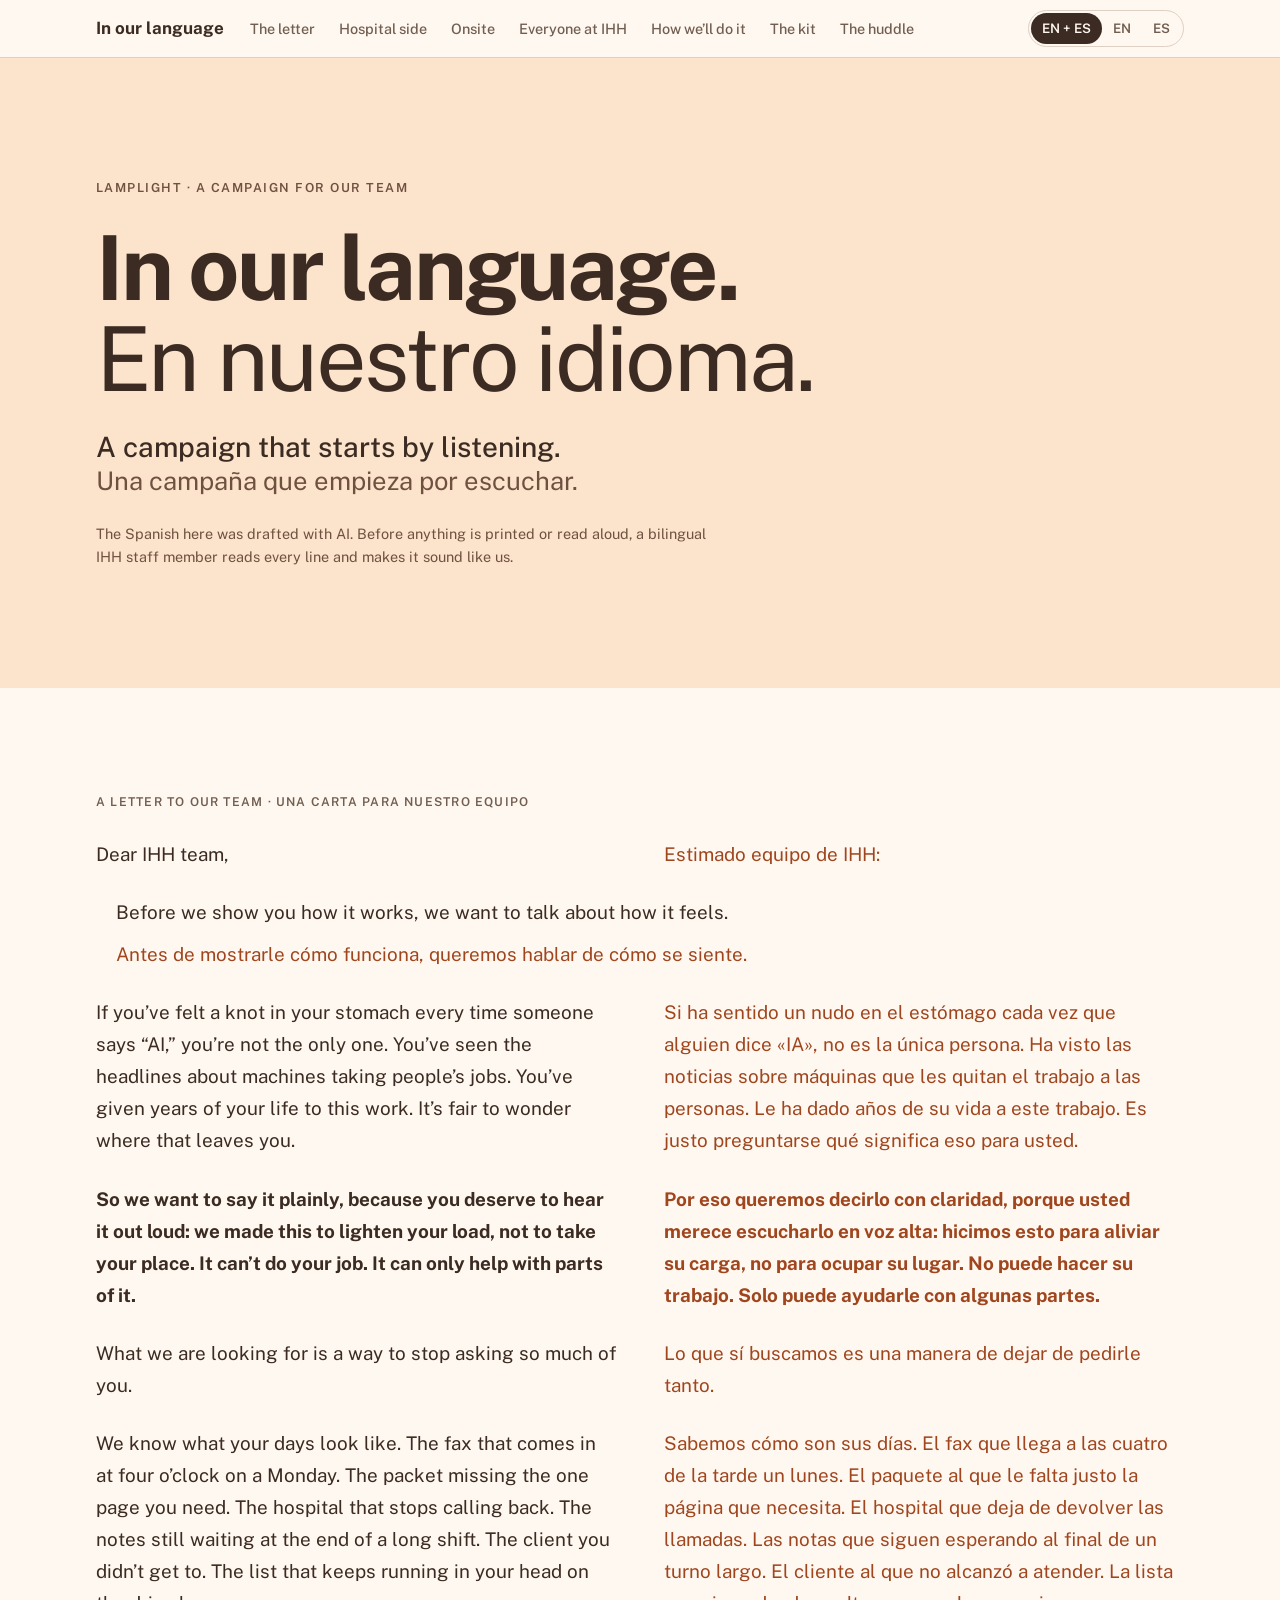
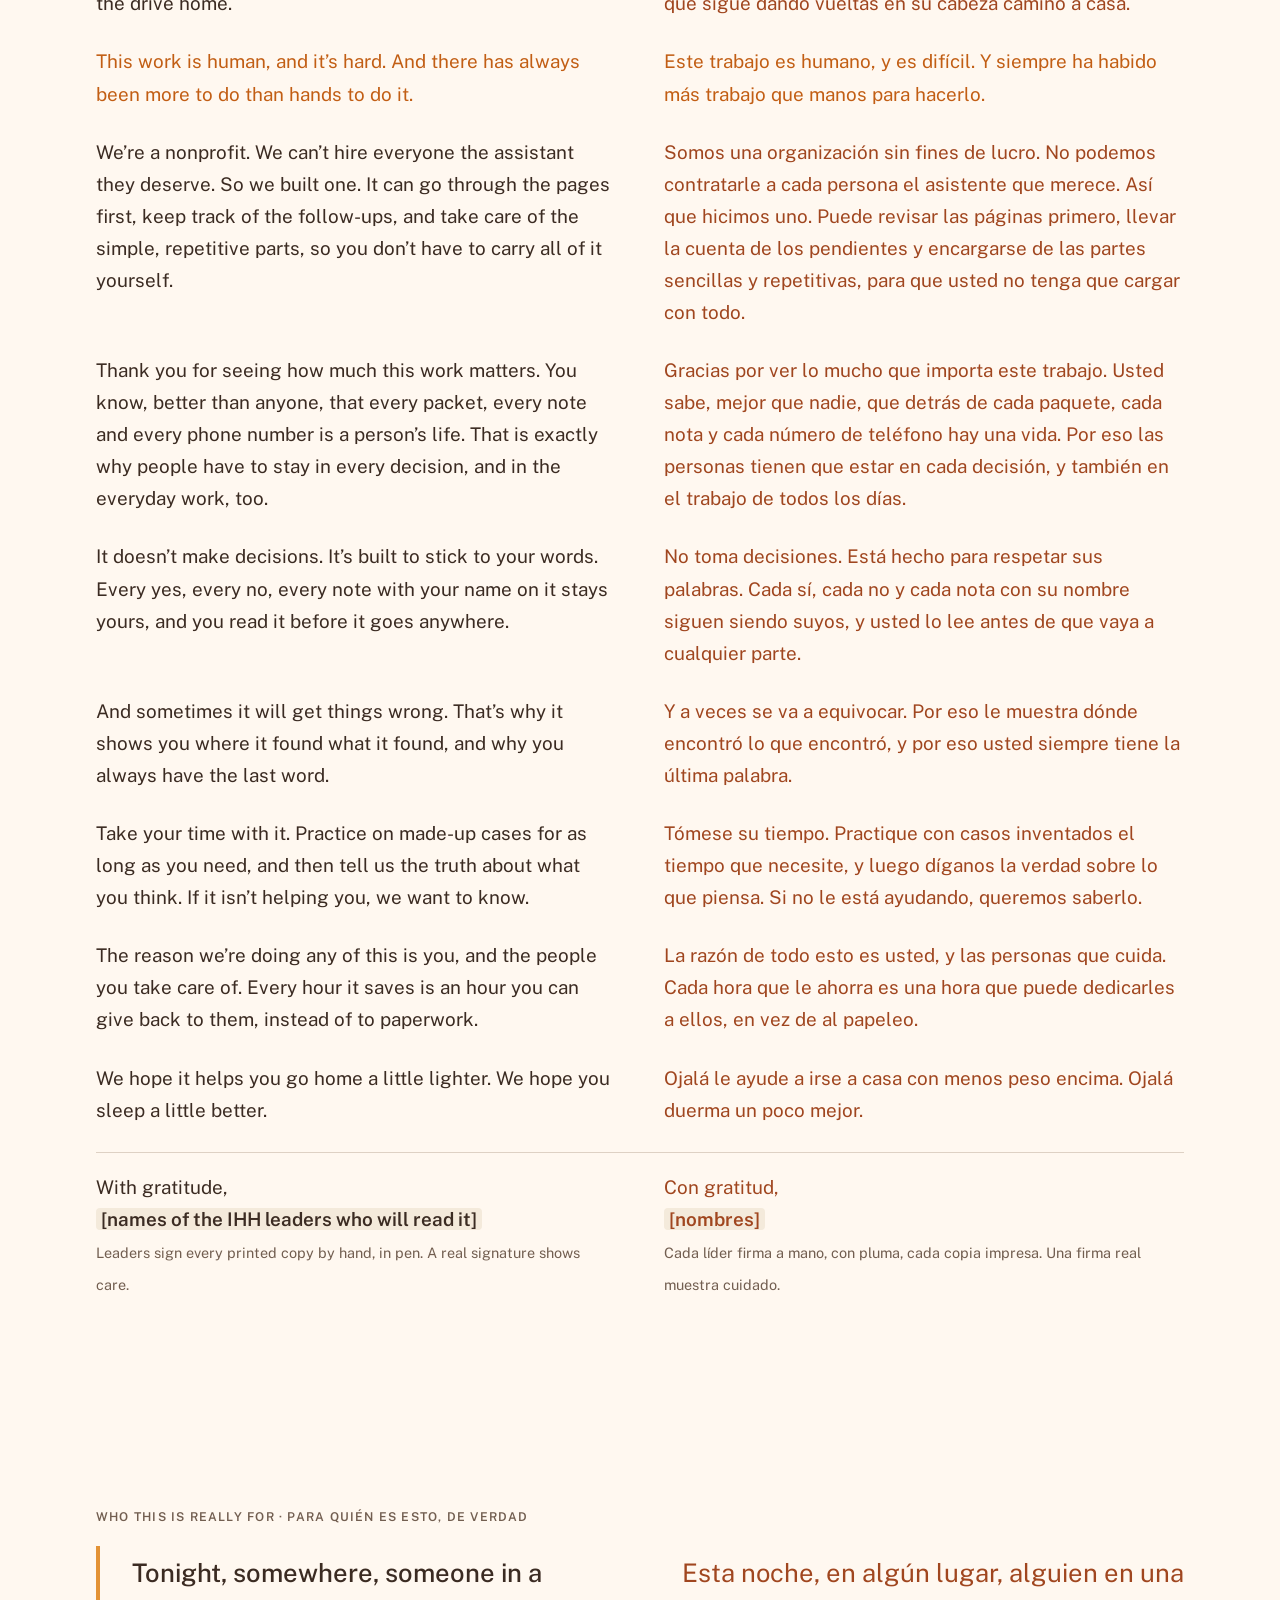
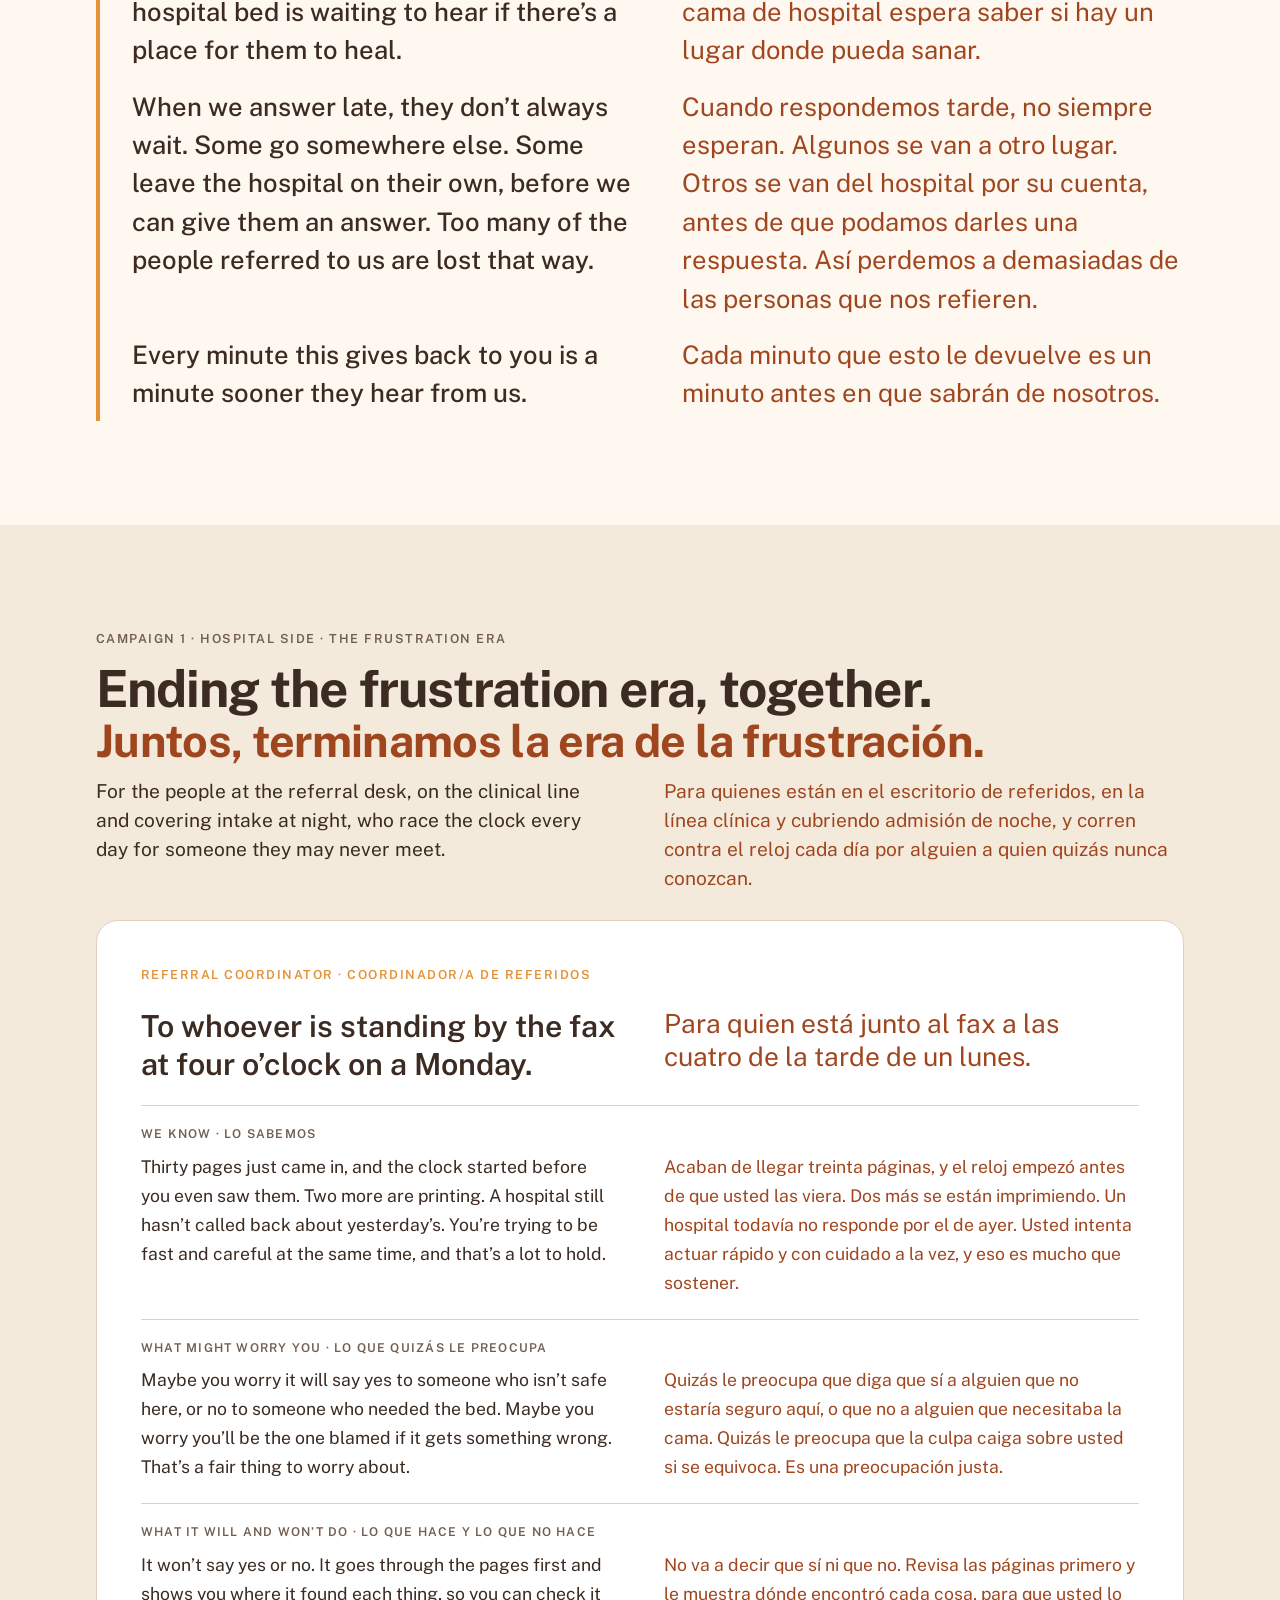
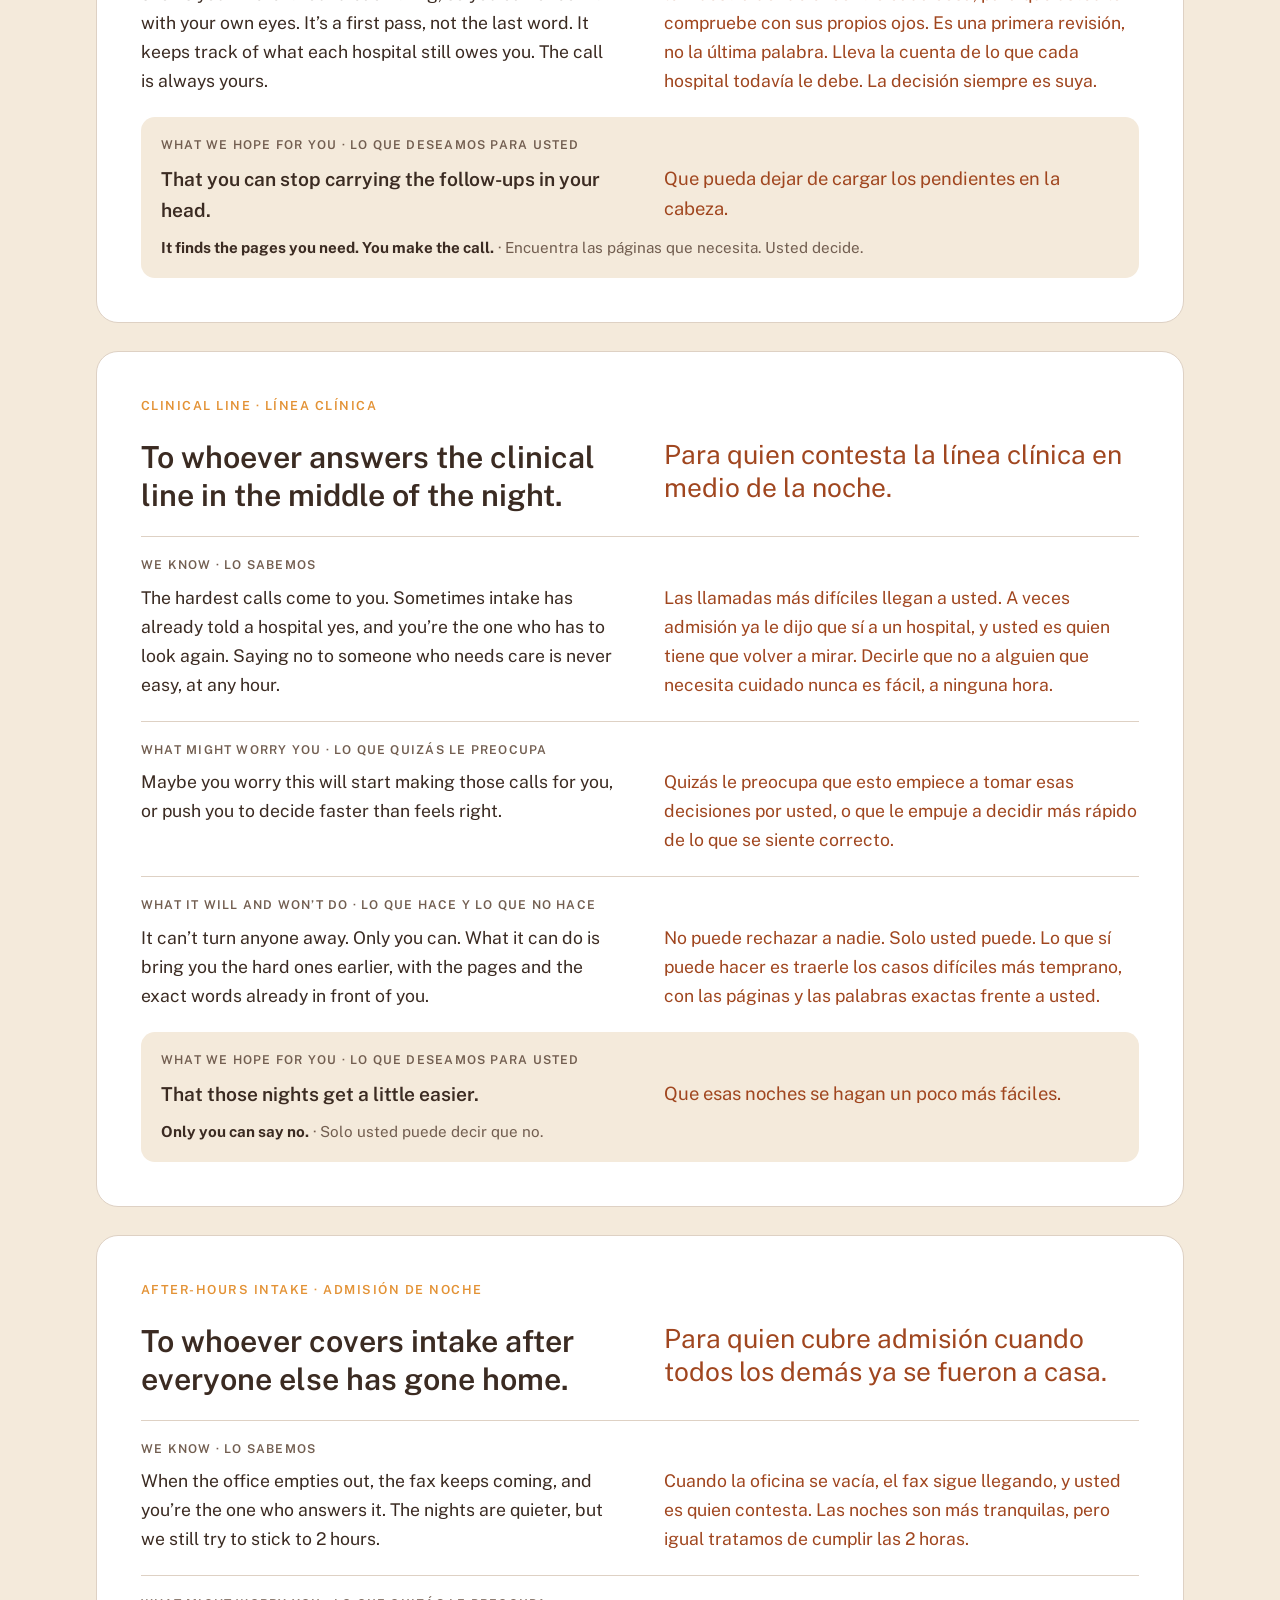
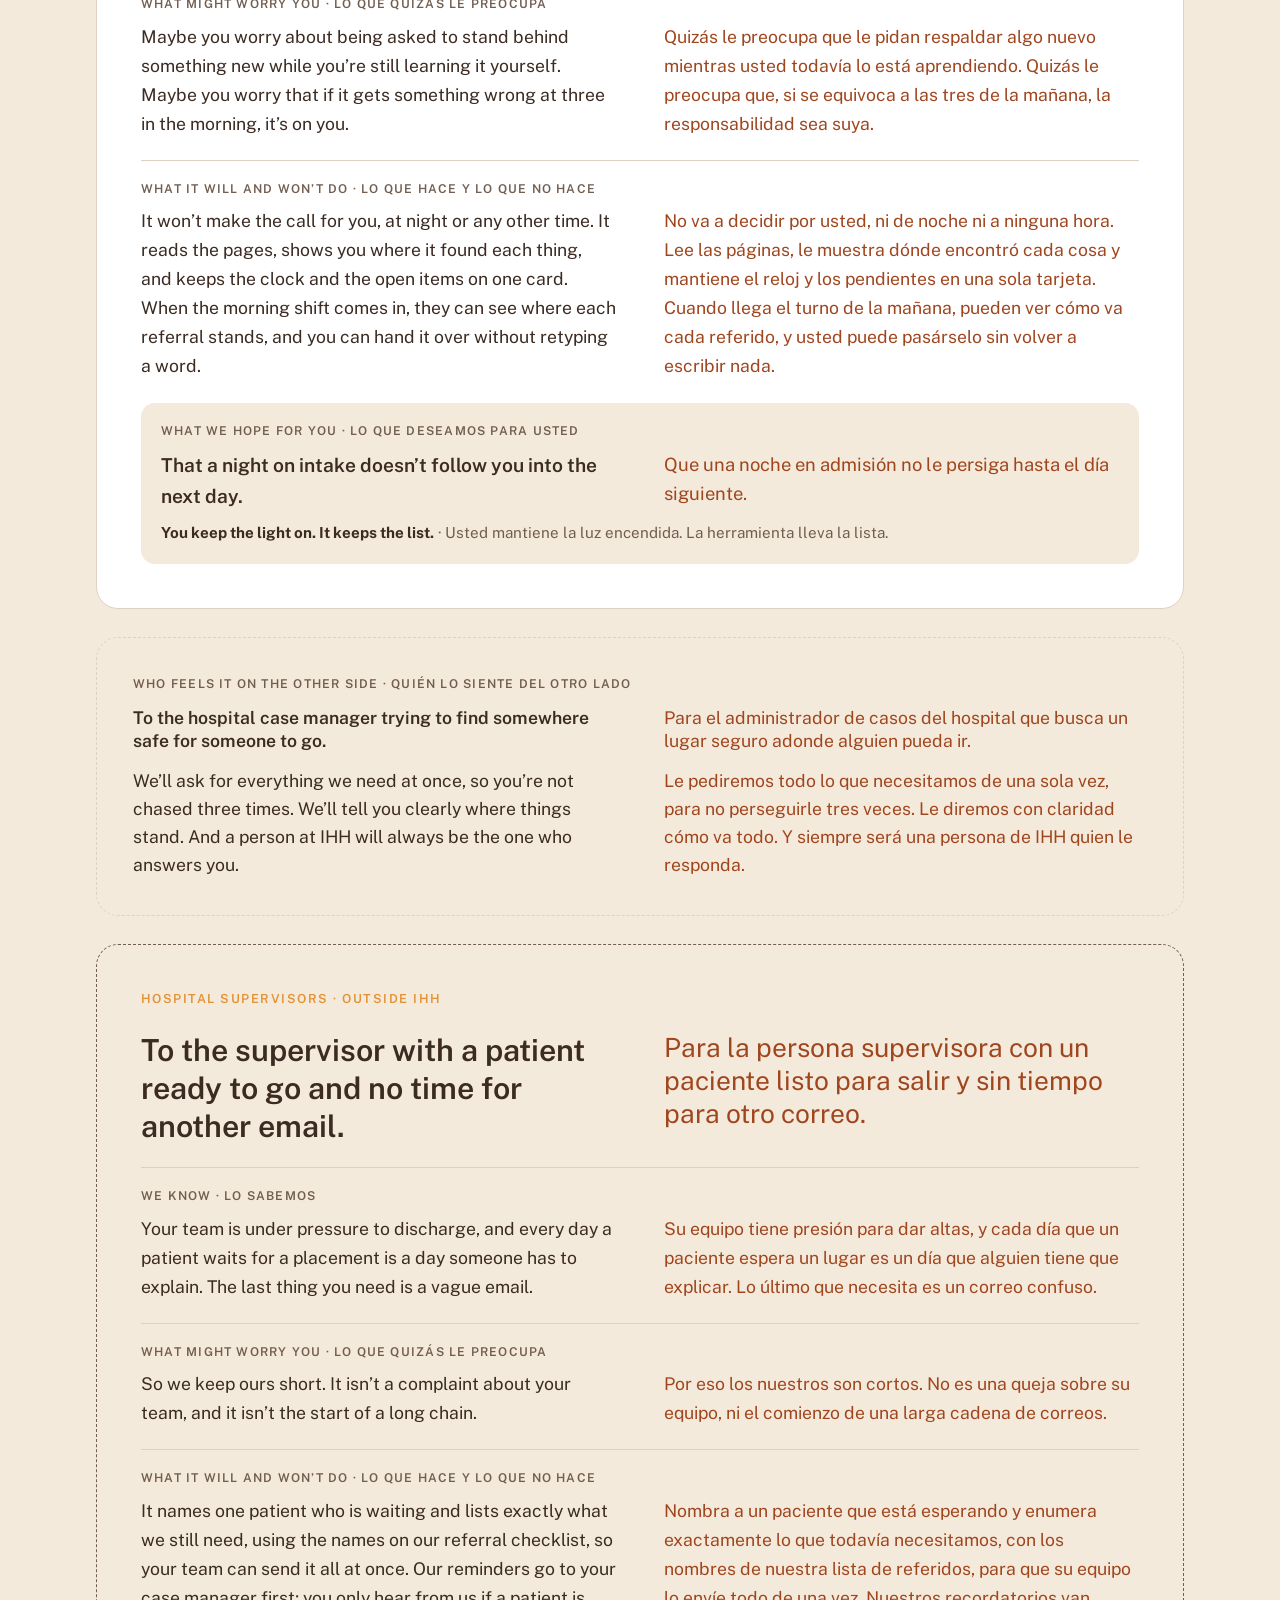
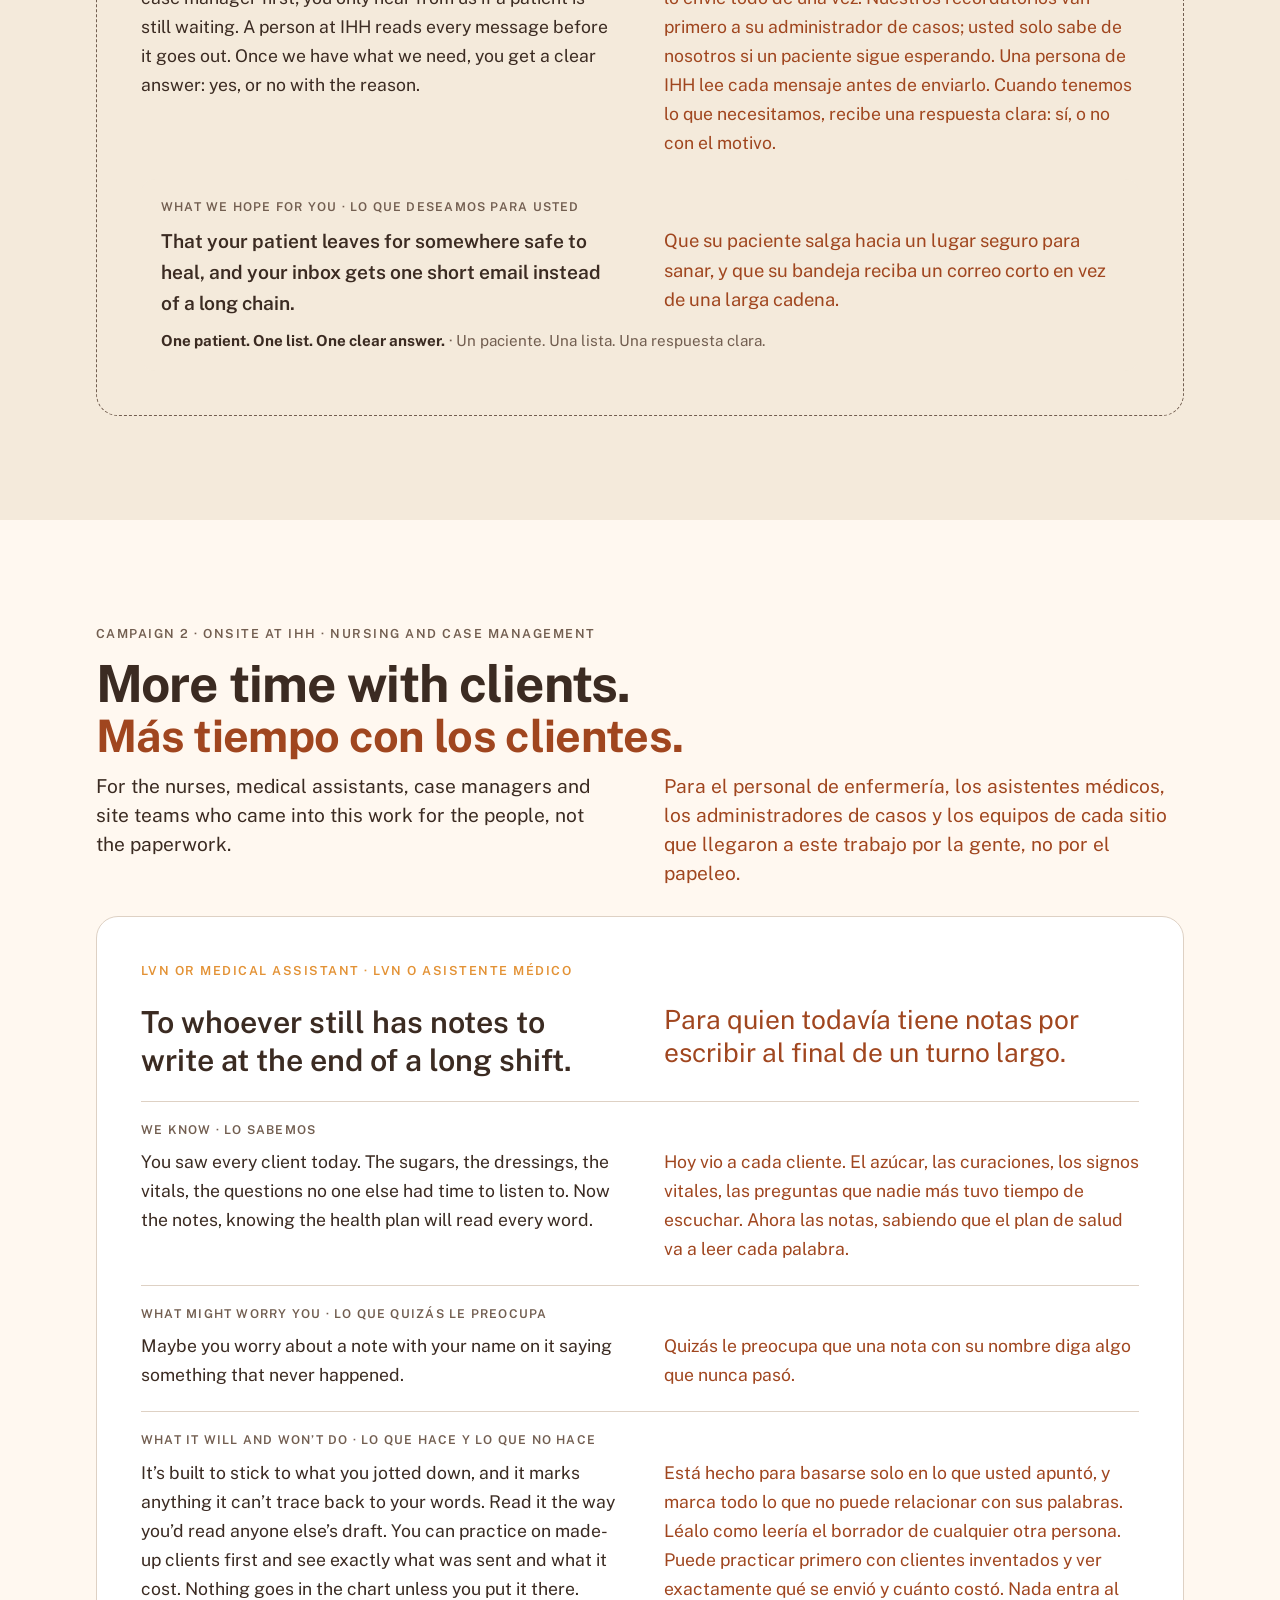
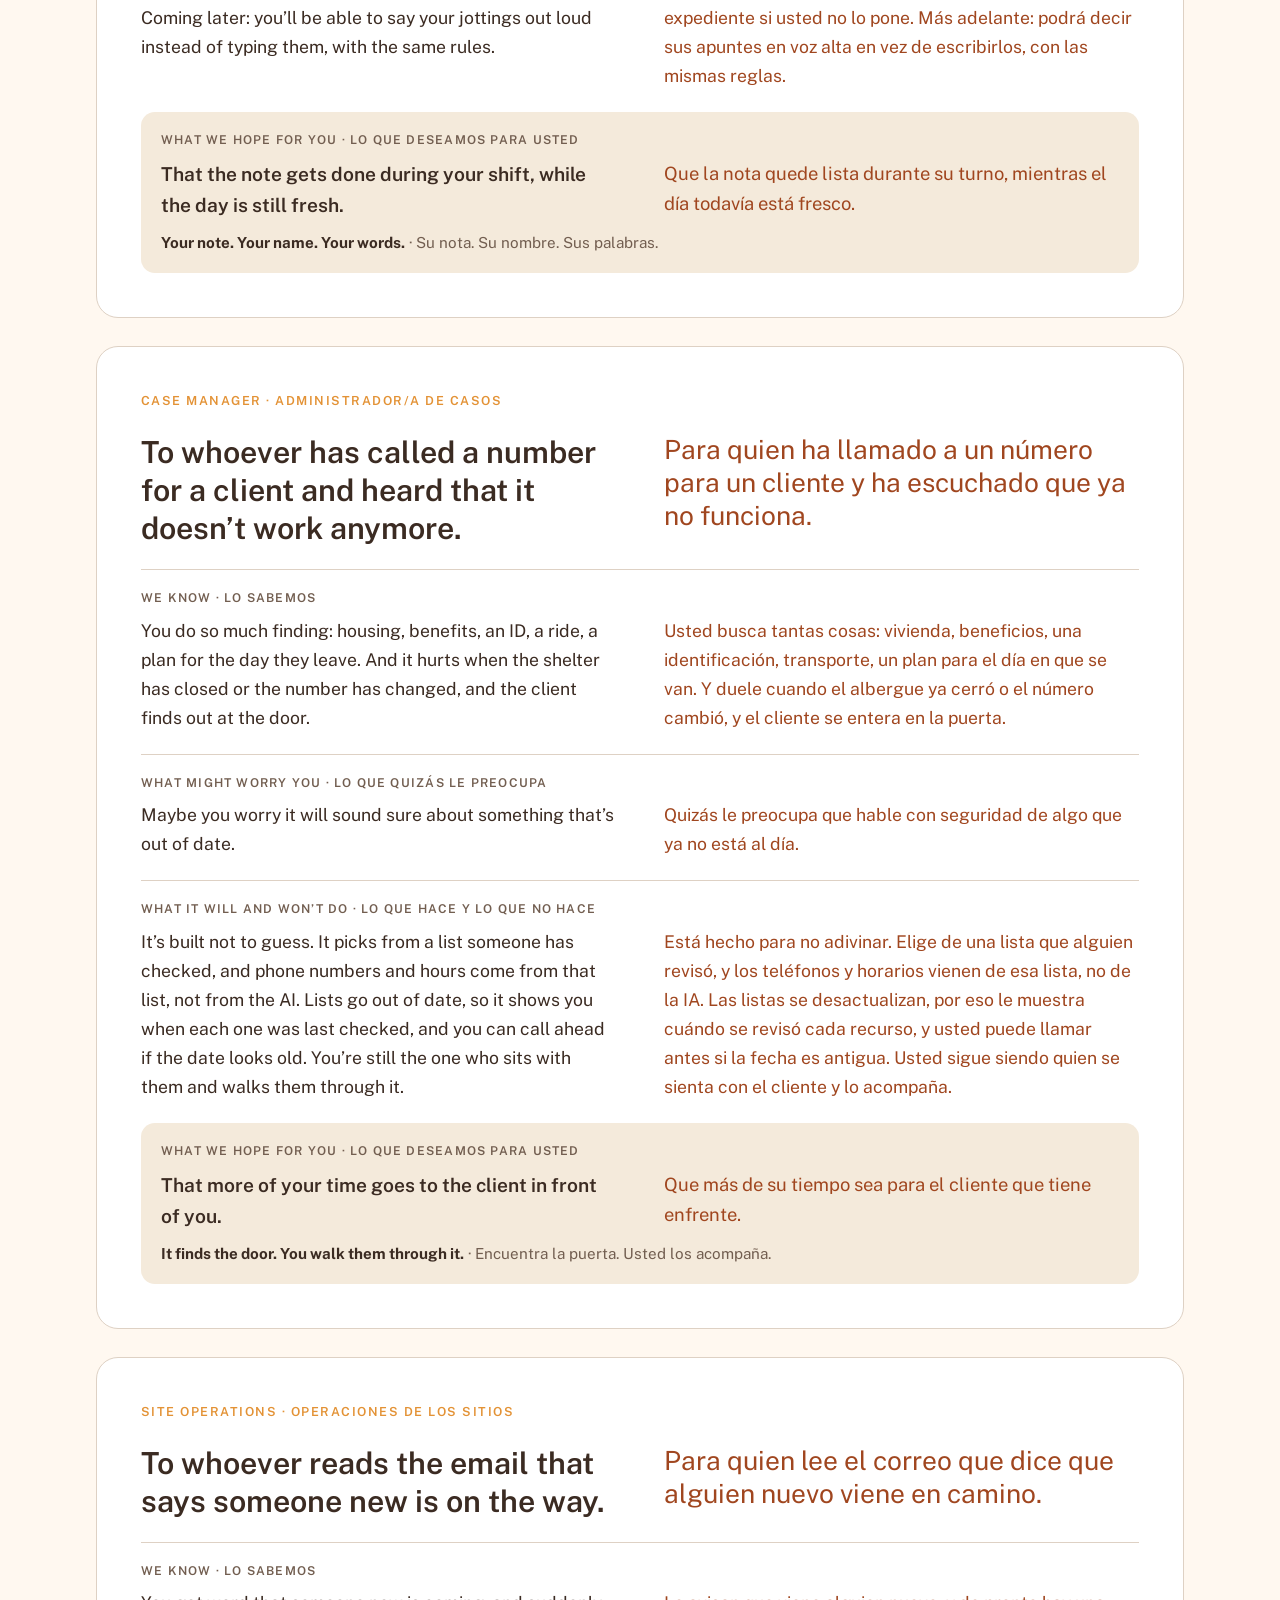
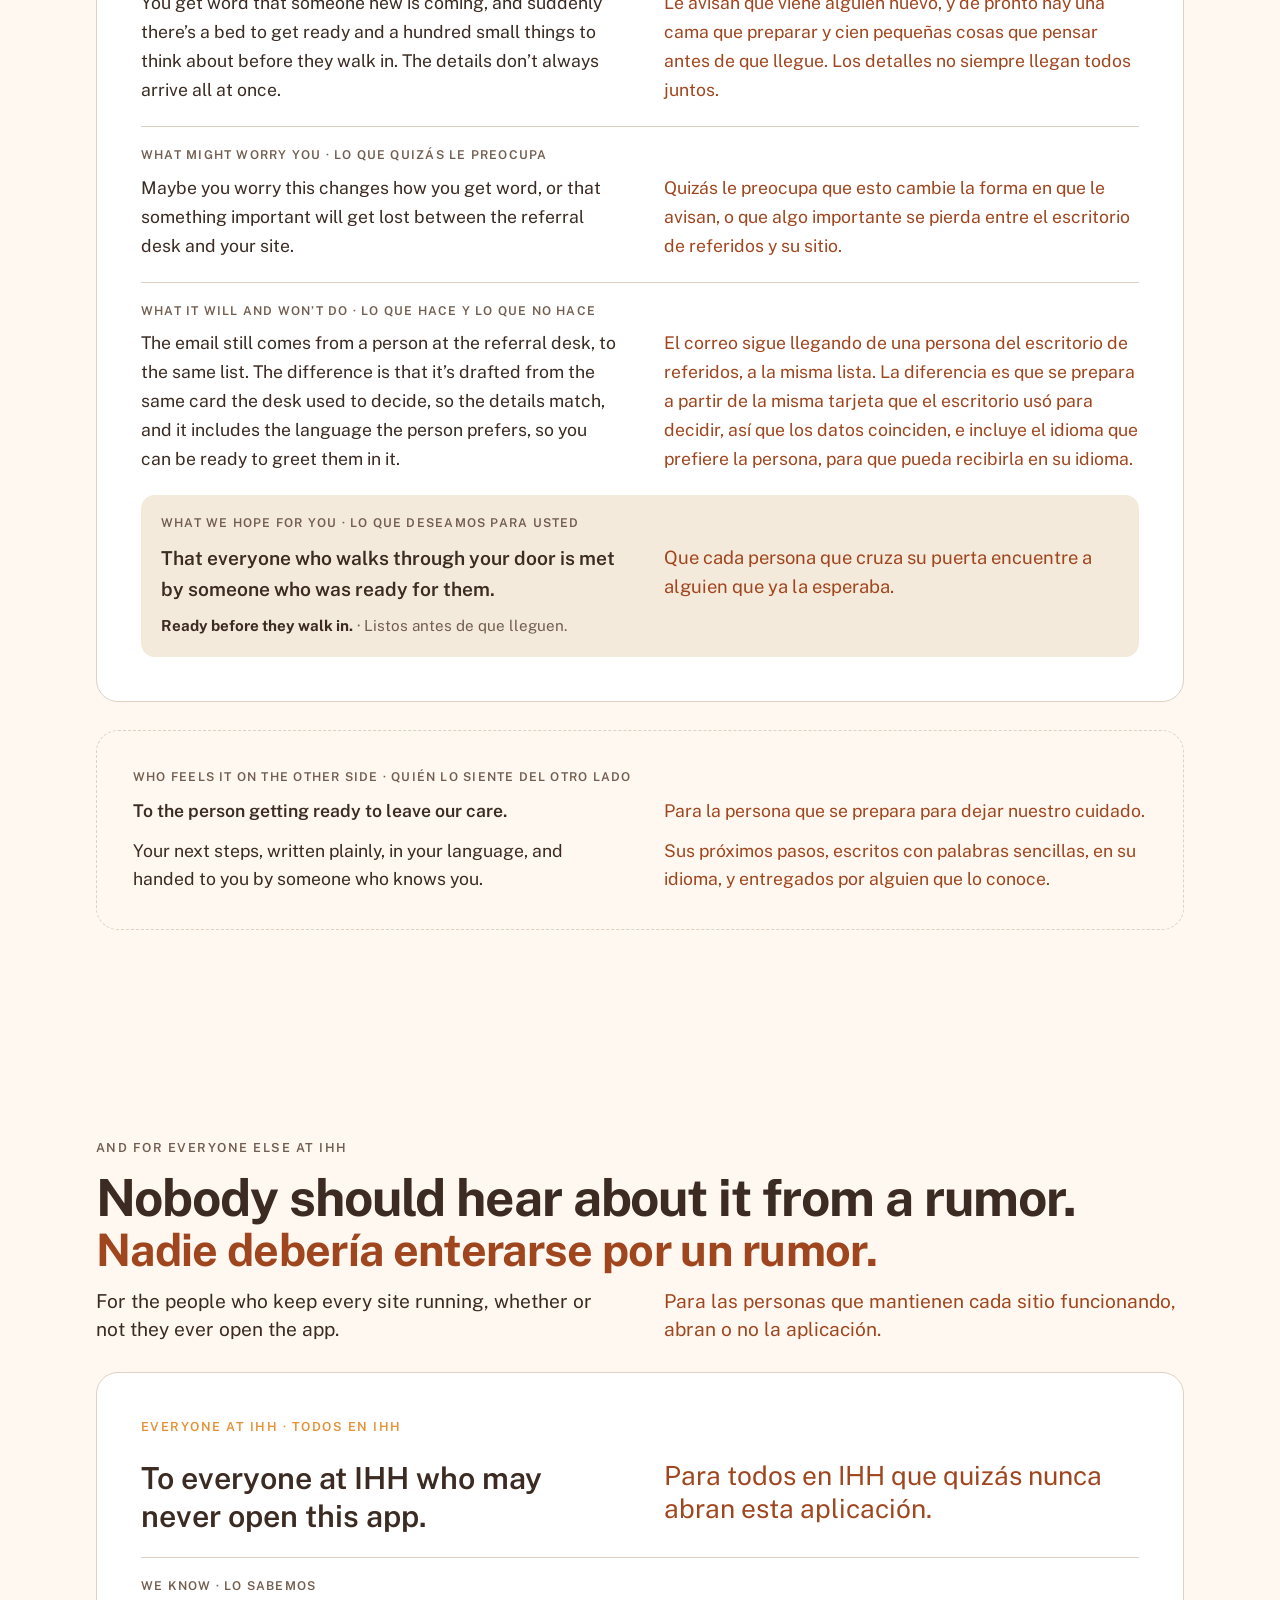
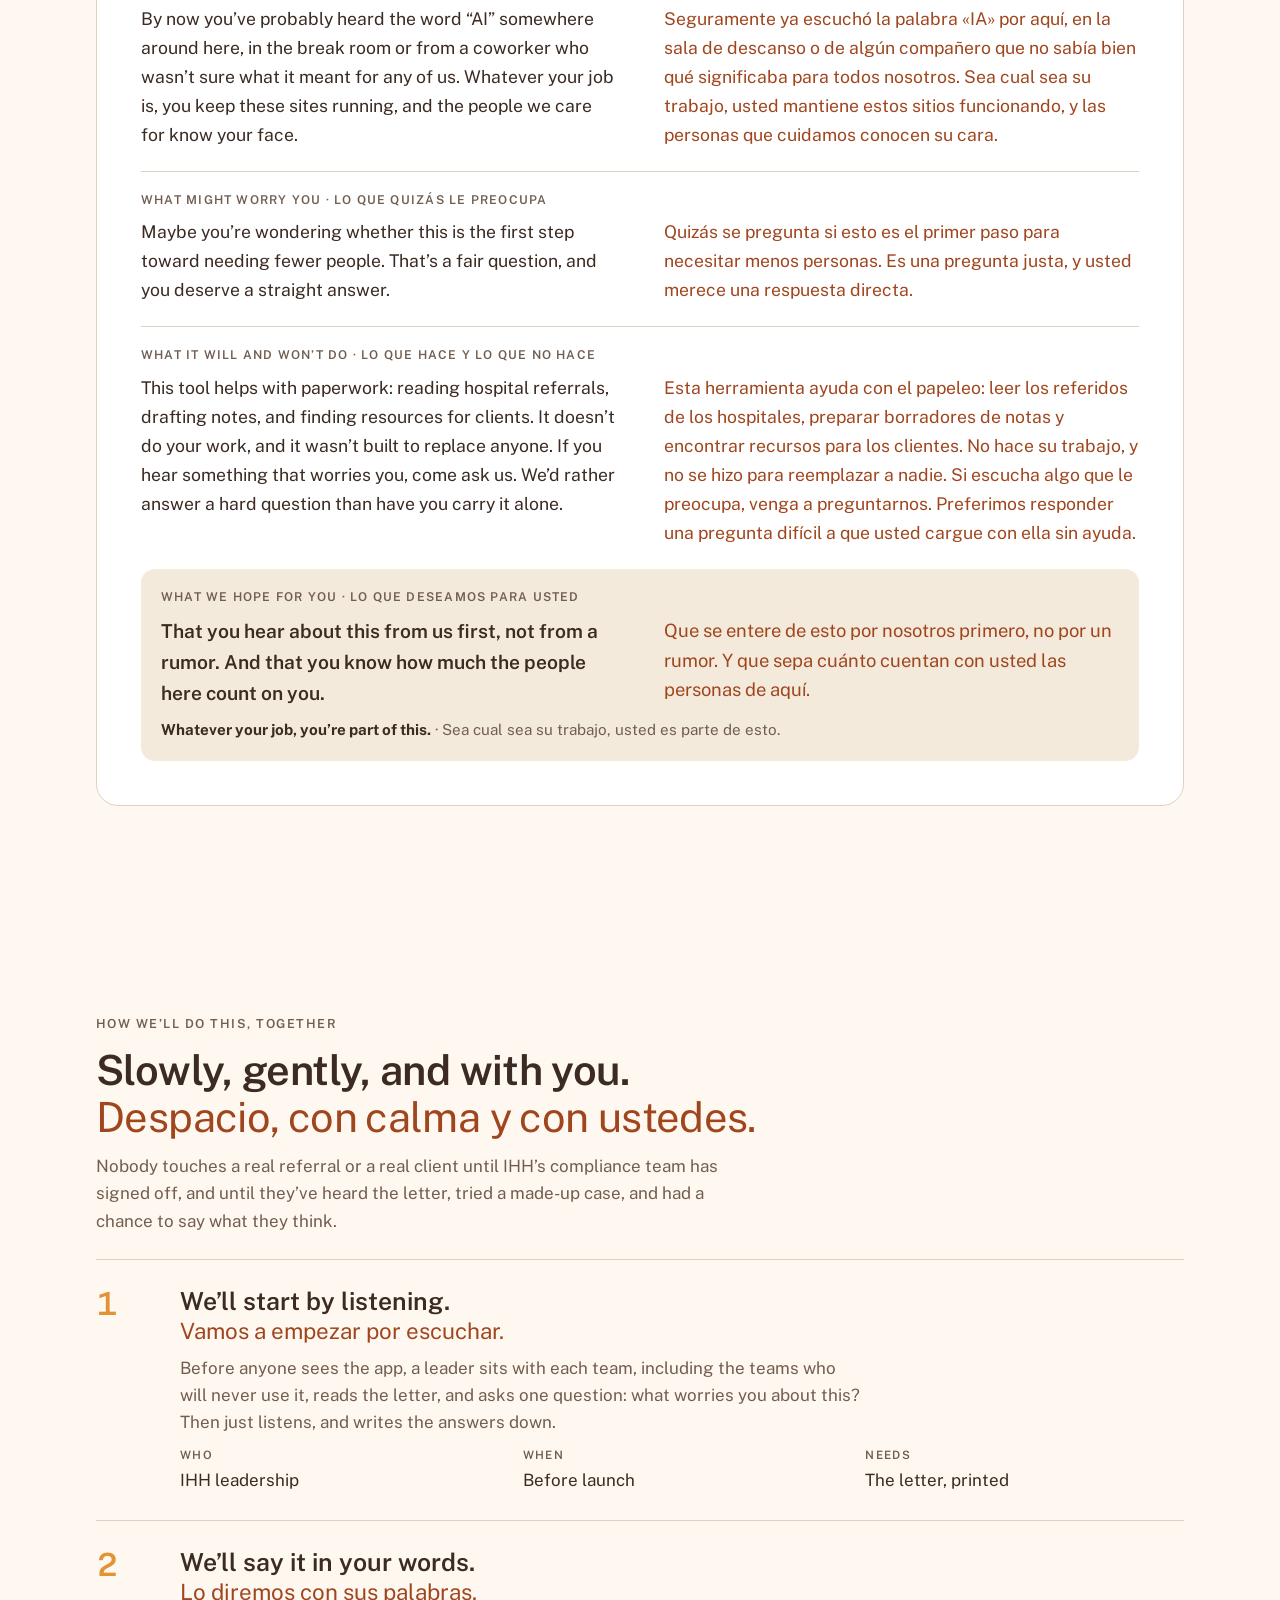
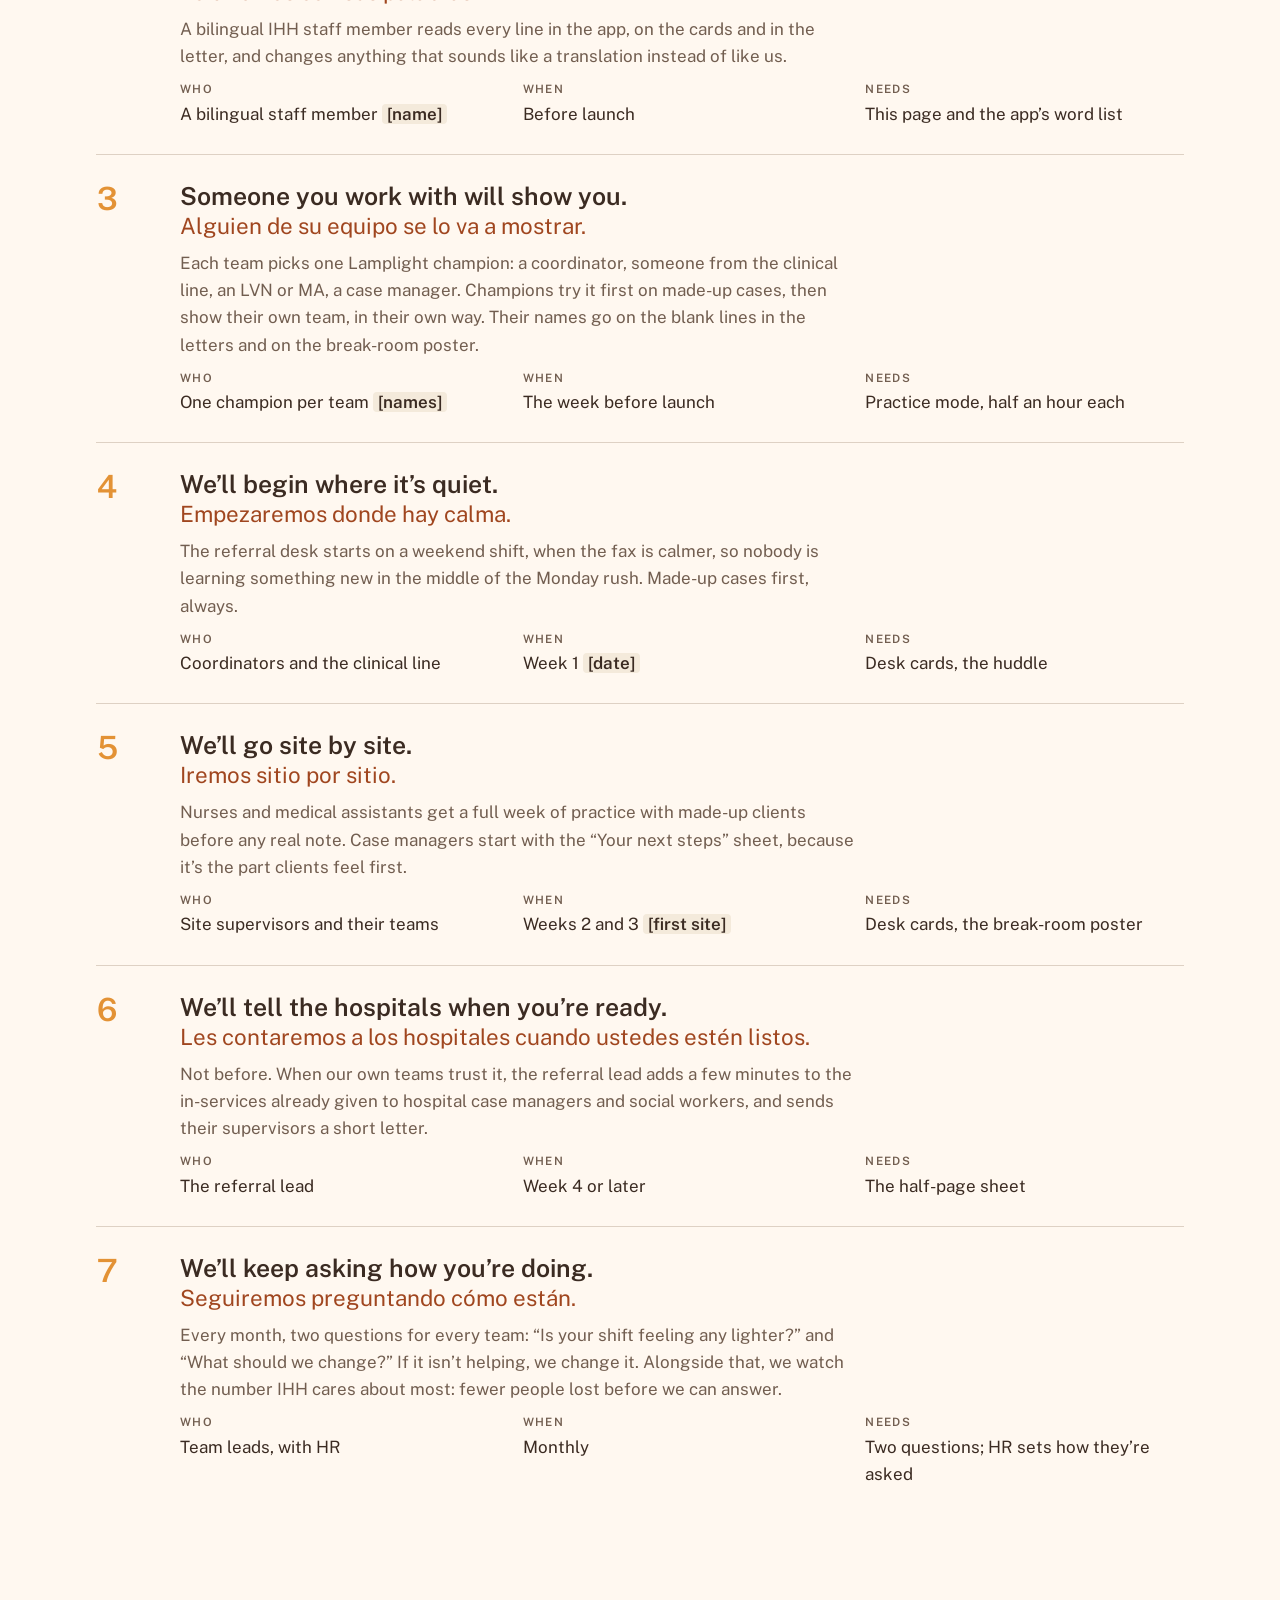
<file: campaign/in-our-language.html>
<!doctype html>
<meta charset="utf-8">
<meta name="viewport" content="width=device-width, initial-scale=1">
<title>In Our Language</title>
<meta name="claude:viewport-fit-sides" content="cover">
<style>
@font-face { font-family: "Public Sans"; src: url("../app/carebridge/web/fonts/PublicSans-Variable.ttf") format("truetype"); font-weight: 100 900; font-style: normal; font-display: swap; }
/* Layout: a letter you read side by side, English left and Spanish right, paragraph by paragraph.
   Soft peach opener, quiet bands (sage = hospital side, paper = onsite), then the plan, the kit, the huddle. */
:root {
  --bg: #FFF8F0;
  --ink: #3B2B22;
  --muted: #725E50;
  --line: #DED1C4;
  --card: #FFFFFF;
  --sage: #F4EADB;
  --paper: #FFF8F0;
  --es: #A0461F;
  --accent: #E39235;
  --orange: #C25E14;
  --strike: #806956;
  --chip: #F4EADB;
  --hero-bg: #FBE3CC;
  --hero-ink: #3B2B22;
  --hero-soft: #6F5140;
  --focus: #A0461F;
  --font: "Public Sans", "Segoe UI", system-ui, -apple-system, "Helvetica Neue", Arial, sans-serif;
}
@media (prefers-color-scheme: dark) {
  :root:not([data-theme="light"]) {
    --bg: #211A16; --ink: #FFF8F0; --muted: #D1B9A6; --line: #604938; --card: #2B211A;
    --sage: #33271E; --paper: #281F19; --es: #F5B98C; --accent: #E39235; --orange: #F2A65A; --strike: #BFA38C; --chip: #3D2E23;
    --hero-bg: #3C2B1E; --hero-ink: #FFF8F0; --hero-soft: #E3C9B0; --focus: #F5B98C; color-scheme: dark;
  }
}
:root[data-theme="dark"] {
  --bg: #211A16; --ink: #FFF8F0; --muted: #D1B9A6; --line: #604938; --card: #2B211A;
  --sage: #33271E; --paper: #281F19; --es: #F5B98C; --accent: #E39235; --orange: #F2A65A; --strike: #BFA38C; --chip: #3D2E23;
  --hero-bg: #3C2B1E; --hero-ink: #FFF8F0; --hero-soft: #E3C9B0; --focus: #F5B98C; color-scheme: dark;
}

* { box-sizing: border-box; }
html { scroll-behavior: smooth; }
@media (prefers-reduced-motion: reduce) { html { scroll-behavior: auto; } }
body { margin: 0; background: var(--bg); color: var(--ink); font-family: var(--font); font-size: 17px; line-height: 1.6; }
p, h1, h2, h3, ul, ol { margin: 0; }
h1, h2, h3 { text-wrap: balance; }
:focus-visible { outline: 3px solid var(--focus); outline-offset: 2px; border-radius: 4px; }

.wrap { max-width: 1120px; margin: 0 auto; padding-left: max(16px, env(safe-area-inset-left, 0px)); padding-right: max(16px, env(safe-area-inset-right, 0px)); }
.band { padding-block: clamp(56px, 9vw, 104px); }
.band-sage { background: var(--sage); }
.band-paper { background: var(--paper); }
.stack { display: flex; flex-direction: column; }
.eyebrow { font-size: .78rem; font-weight: 600; letter-spacing: .12em; text-transform: uppercase; color: var(--muted); }
.muted { color: var(--muted); }
.small { font-size: .9rem; }
.h2 { font-size: clamp(1.8rem, 3.8vw, 2.6rem); font-weight: 600; line-height: 1.15; letter-spacing: -.015em; }

/* language */
.en, .es { display: block; }
.es { color: var(--es); }
html[data-show="en"] .es { display: none; }
html[data-show="es"] .en { display: none; }
html[data-show="es"] .es { color: inherit; }
.lab { font-size: .76rem; font-weight: 600; letter-spacing: .1em; text-transform: uppercase; color: var(--muted); }
.lab span { display: inline; color: var(--muted); }
.lab .es::before { content: " · "; }
html[data-show="es"] .lab .es::before { content: none; }

/* paragraph pairs: English left, Spanish right */
.pp { display: grid; grid-template-columns: 1fr 1fr; gap: 8px 48px; }
.pp > * { min-width: 0; }
html[data-show="en"] .pp, html[data-show="es"] .pp { grid-template-columns: 1fr; max-width: 680px; }
@media (max-width: 820px) { .pp { grid-template-columns: 1fr; gap: 6px; } }

/* top bar */
.bar { position: sticky; top: env(safe-area-inset-top, 0px); z-index: 10; background: var(--bg); border-bottom: 1px solid var(--line); }
.bar .wrap { display: flex; align-items: center; gap: 16px; padding-block: 10px; }
.mark { font-weight: 700; white-space: nowrap; }
.nav { display: flex; gap: 4px; overflow-x: auto; flex: 1; min-width: 0; scrollbar-width: none; }
.nav::-webkit-scrollbar { display: none; }
.nav a { text-decoration: none; font-size: .9rem; font-weight: 500; color: var(--muted); padding: 6px 10px; border-radius: 8px; white-space: nowrap; }
.nav a:hover { color: var(--ink); background: var(--chip); }
.show { display: flex; border: 1.5px solid var(--line); border-radius: 999px; padding: 2px; flex-shrink: 0; }
.show button { font: inherit; font-size: .82rem; font-weight: 600; border: 0; background: none; color: var(--muted); padding: 5px 11px; border-radius: 999px; cursor: pointer; }
.show button[aria-pressed="true"] { background: var(--ink); color: var(--bg); }
@media (max-width: 640px) { .mark { display: none; } }

/* hero */
.hero { background: var(--hero-bg); color: var(--hero-ink); }
.hero .wrap { padding-block: clamp(64px, 10vw, 120px); display: flex; flex-direction: column; gap: 24px; }
.hero .eyebrow { color: var(--hero-soft); }
.hero h1 { font-size: clamp(2.8rem, 8vw, 5.6rem); line-height: 1.02; letter-spacing: -.03em; }
.hero h1 .en { font-weight: 700; }
.hero h1 .es { font-weight: 400; color: var(--hero-ink); }
.hero .sub .en { font-size: clamp(1.3rem, 2.6vw, 1.75rem); font-weight: 500; line-height: 1.3; }
.hero .sub .es { font-size: clamp(1.2rem, 2.4vw, 1.6rem); line-height: 1.3; color: var(--hero-soft); }
.hero .note { font-size: .9rem; color: var(--hero-soft); max-width: 68ch; }

/* the letter */
.letter { display: flex; flex-direction: column; gap: 26px; }
.letter .pp .en, .letter .pp .es { font-size: 1.18rem; line-height: 1.7; font-weight: 400; }
.letter .orange .en, .letter .orange .es { color: var(--orange); }
.letter .sig { border-top: 1px solid var(--line); padding-top: 18px; }
.ph { background: var(--chip); border-radius: 4px; padding: 0 5px; font-weight: 600; }

/* the person waiting */
.waiting { border-left: 4px solid var(--accent); padding: 8px 0 8px clamp(18px, 3vw, 32px); display: flex; flex-direction: column; gap: 18px; }
.waiting .en, .waiting .es { font-size: clamp(1.25rem, 2.4vw, 1.6rem); line-height: 1.5; }
.waiting .en { font-weight: 500; }

/* campaigns */
.chead { display: flex; flex-direction: column; gap: 12px; }
.chead .title .en { font-size: clamp(2rem, 4.6vw, 3.2rem); font-weight: 700; line-height: 1.08; letter-spacing: -.02em; }
.chead .title .es { font-size: clamp(1.8rem, 4vw, 2.8rem); line-height: 1.1; letter-spacing: -.015em; }
.chead .sub .en, .chead .sub .es { font-size: 1.2rem; line-height: 1.5; }

.dear { background: var(--card); border: 1px solid var(--line); border-radius: 22px; padding: clamp(22px, 4vw, 44px); display: flex; flex-direction: column; gap: 22px; }
.dear .job { font-size: .78rem; font-weight: 600; letter-spacing: .12em; text-transform: uppercase; color: var(--accent); }
.dear .to .en { font-size: clamp(1.4rem, 2.8vw, 1.9rem); font-weight: 600; line-height: 1.25; }
.dear .to .es { font-size: clamp(1.25rem, 2.5vw, 1.65rem); line-height: 1.25; }
.dear .part { display: flex; flex-direction: column; gap: 8px; padding-top: 18px; border-top: 1px solid var(--line); }
.dear .part .pp .en, .dear .part .pp .es { font-size: 1.1rem; line-height: 1.65; }
.dear .hopeline { background: var(--chip); border-radius: 14px; padding: 18px 20px; display: flex; flex-direction: column; gap: 10px; }
.dear .hopeline .pp .en { font-size: 1.2rem; font-weight: 600; }
.dear .hopeline .pp .es { font-size: 1.15rem; }
.dear .theline { font-size: .95rem; color: var(--muted); }
.dear .theline b { color: var(--ink); }

.dear.outside { background: transparent; border: 1.5px dashed var(--muted); }
.across { border: 1.5px dashed var(--line); border-radius: 22px; padding: clamp(22px, 3.5vw, 36px); display: flex; flex-direction: column; gap: 14px; }
.across .to .en { font-size: 1.35rem; font-weight: 600; line-height: 1.3; }
.across .to .es { font-size: 1.25rem; line-height: 1.3; }
.across .pp .en, .across .pp .es { font-size: 1.1rem; }

/* together */
.steps { list-style: none; padding: 0; display: flex; flex-direction: column; }
.steps > li { display: grid; grid-template-columns: 64px 1fr; gap: 20px; padding-block: 26px; border-top: 1px solid var(--line); }
.steps .n { font-size: 2rem; font-weight: 600; line-height: 1.1; color: var(--accent); font-variant-numeric: tabular-nums; }
.steps .what { display: flex; flex-direction: column; gap: 10px; min-width: 0; }
.steps .h .en { font-size: clamp(1.25rem, 2.4vw, 1.55rem); font-weight: 600; line-height: 1.25; }
.steps .h .es { font-size: clamp(1.15rem, 2.2vw, 1.4rem); line-height: 1.25; }
.steps .body { max-width: 68ch; }
.facts { display: grid; grid-template-columns: repeat(3, 1fr); gap: 8px 24px; }
.facts div { display: flex; flex-direction: column; gap: 2px; min-width: 0; }
.facts b { font-size: .72rem; font-weight: 600; letter-spacing: .12em; text-transform: uppercase; color: var(--muted); }
@media (max-width: 760px) { .facts { grid-template-columns: 1fr; } .steps > li { grid-template-columns: 1fr; gap: 6px; } }

/* kit */
.pieces { display: grid; grid-template-columns: 1fr 1fr; gap: 24px; align-items: start; }
.pieces > div { min-width: 0; }
.spec { font-size: .82rem; color: var(--muted); margin-top: 8px; }
.softposter { background: var(--hero-bg); color: var(--hero-ink); border-radius: 8px; padding: clamp(26px, 4.5vw, 48px); display: flex; flex-direction: column; gap: 22px; }
.softposter .es { color: var(--hero-soft); }
html[data-show="es"] .softposter .es { color: var(--hero-ink); }
.softposter .a .en { font-size: clamp(1.4rem, 2.8vw, 2rem); font-weight: 700; line-height: 1.2; }
.softposter .a .es { font-size: clamp(1.25rem, 2.4vw, 1.7rem); line-height: 1.2; }
.softposter .z .en { font-size: clamp(1.25rem, 2.4vw, 1.6rem); font-weight: 500; line-height: 1.35; }
.softposter .z .es { font-size: clamp(1.15rem, 2.2vw, 1.45rem); line-height: 1.35; }
.poster { background: var(--sage); border: 1px solid var(--line); border-radius: 8px; padding: clamp(22px, 4vw, 40px); display: flex; flex-direction: column; gap: 12px; }
.poster .head .en { font-size: clamp(1.7rem, 3.4vw, 2.4rem); font-weight: 700; line-height: 1.08; letter-spacing: -.02em; }
.poster .head .es { font-size: clamp(1.45rem, 2.9vw, 2rem); line-height: 1.1; }
.poster .x { padding-block: 8px; border-top: 1px solid var(--line); text-decoration: line-through; text-decoration-thickness: 2px; color: var(--strike); }
.poster .x .es { color: var(--strike); }
.cards { display: grid; grid-template-columns: 1fr 1fr; gap: 22px; }
.desk { aspect-ratio: 3 / 2; max-width: 100%; background: var(--card); border: 1px solid var(--line); border-radius: 8px; box-shadow: 0 8px 22px rgba(29, 56, 64, .07); padding: clamp(18px, 3vw, 30px); display: flex; flex-direction: column; justify-content: space-between; gap: 14px; min-width: 0; }
.desk .top { display: flex; justify-content: space-between; gap: 10px; font-size: .72rem; font-weight: 600; letter-spacing: .12em; text-transform: uppercase; color: var(--muted); }
.desk .l .en { font-size: clamp(1.3rem, 2.5vw, 1.8rem); font-weight: 700; line-height: 1.15; }
.desk .l .es { font-size: clamp(1.15rem, 2.2vw, 1.5rem); line-height: 1.2; margin-top: 4px; }
.desk .fine { font-size: 1rem; border-top: 1px solid var(--line); padding-top: 10px; }
.desk .fine .en { font-weight: 600; }
@media (max-width: 760px) { .cards, .pieces { grid-template-columns: 1fr; } .desk { aspect-ratio: auto; } }

/* huddle */
.shape { list-style: none; padding: 0; display: grid; grid-template-columns: repeat(4, 1fr); gap: 14px; }
.shape li { border-top: 2px solid var(--accent); padding-top: 12px; display: flex; flex-direction: column; gap: 4px; min-width: 0; }
.shape li b { font-size: 1.05rem; font-weight: 600; }
.shape .t { font-size: .78rem; font-weight: 600; letter-spacing: .1em; text-transform: uppercase; color: var(--muted); font-variant-numeric: tabular-nums; }
@media (max-width: 860px) { .shape { grid-template-columns: 1fr 1fr; } }
@media (max-width: 420px) { .shape { grid-template-columns: 1fr; } }
.script { background: var(--card); border: 1px solid var(--line); border-radius: 18px; padding: clamp(20px, 3.5vw, 36px); display: flex; flex-direction: column; gap: 14px; }
.script .pp .en, .script .pp .es { font-size: 1.12rem; line-height: 1.7; }
.script .pp .es { color: var(--ink); }

.open { padding-left: 1.2em; display: flex; flex-direction: column; gap: 10px; max-width: 80ch; }
footer { border-top: 1px solid var(--line); }
footer .wrap { padding-block: 28px; font-size: .88rem; color: var(--muted); display: flex; flex-direction: column; gap: 6px; }
section[id] { scroll-margin-top: 64px; }
</style>

<div class="bar">
  <div class="wrap">
    <span class="mark">In our language</span>
    <nav class="nav" aria-label="Sections">
      <a href="#letter">The letter</a>
      <a href="#hospital">Hospital side</a>
      <a href="#onsite">Onsite</a>
      <a href="#everyone">Everyone at IHH</a>
      <a href="#together">How we’ll do it</a>
      <a href="#kit">The kit</a>
      <a href="#huddle">The huddle</a>
    </nav>
    <div class="show" role="group" aria-label="Show the campaign in">
      <button type="button" id="show-both" data-show="both" aria-pressed="true">EN + ES</button>
      <button type="button" id="show-en" data-show="en" aria-pressed="false">EN</button>
      <button type="button" id="show-es" data-show="es" aria-pressed="false">ES</button>
    </div>
  </div>
</div>

<header class="hero">
  <div class="wrap">
    <p class="eyebrow">Lamplight · A campaign for our team</p>
    <h1><span class="en">In our language.</span><span class="es">En nuestro idioma.</span></h1>
    <p class="sub"><span class="en">A campaign that starts by listening.</span><span class="es">Una campaña que empieza por escuchar.</span></p>
    <p class="note">The Spanish here was drafted with AI. Before anything is printed or read aloud, a bilingual IHH staff member reads every line and makes it sound like us.</p>
  </div>
</header>

<main>
  <section class="band" id="letter" aria-label="A letter to our team">
    <div class="wrap letter">
      <p class="lab"><span class="en">A letter to our team</span><span class="es">Una carta para nuestro equipo</span></p>
      <div class="pp p"><p class="en">Dear IHH team,</p><p class="es">Estimado equipo de IHH:</p></div>
      <div class="pp open"><p class="en">Before we show you how it works, we want to talk about how it feels.</p><p class="es">Antes de mostrarle cómo funciona, queremos hablar de cómo se siente.</p></div>
      <div class="pp p"><p class="en">If you’ve felt a knot in your stomach every time someone says “AI,” you’re not the only one. You’ve seen the headlines about machines taking people’s jobs. You’ve given years of your life to this work. It’s fair to wonder where that leaves you.</p><p class="es">Si ha sentido un nudo en el estómago cada vez que alguien dice «IA», no es la única persona. Ha visto las noticias sobre máquinas que les quitan el trabajo a las personas. Le ha dado años de su vida a este trabajo. Es justo preguntarse qué significa eso para usted.</p></div>
      <div class="pp key"><p class="en"><b>So we want to say it plainly, because you deserve to hear it out loud: we made this to lighten your load, not to take your place. It can’t do your job. It can only help with parts of it.</b></p><p class="es"><b>Por eso queremos decirlo con claridad, porque usted merece escucharlo en voz alta: hicimos esto para aliviar su carga, no para ocupar su lugar. No puede hacer su trabajo. Solo puede ayudarle con algunas partes.</b></p></div>
      <div class="pp p"><p class="en">What we are looking for is a way to stop asking so much of you.</p><p class="es">Lo que sí buscamos es una manera de dejar de pedirle tanto.</p></div>
      <div class="pp p"><p class="en">We know what your days look like. The fax that comes in at four o’clock on a Monday. The packet missing the one page you need. The hospital that stops calling back. The notes still waiting at the end of a long shift. The client you didn’t get to. The list that keeps running in your head on the drive home.</p><p class="es">Sabemos cómo son sus días. El fax que llega a las cuatro de la tarde un lunes. El paquete al que le falta justo la página que necesita. El hospital que deja de devolver las llamadas. Las notas que siguen esperando al final de un turno largo. El cliente al que no alcanzó a atender. La lista que sigue dando vueltas en su cabeza camino a casa.</p></div>
      <div class="pp p orange"><p class="en">This work is human, and it’s hard. And there has always been more to do than hands to do it.</p><p class="es">Este trabajo es humano, y es difícil. Y siempre ha habido más trabajo que manos para hacerlo.</p></div>
      <div class="pp p"><p class="en">We’re a nonprofit. We can’t hire everyone the assistant they deserve. So we built one. It can go through the pages first, keep track of the follow-ups, and take care of the simple, repetitive parts, so you don’t have to carry all of it yourself.</p><p class="es">Somos una organización sin fines de lucro. No podemos contratarle a cada persona el asistente que merece. Así que hicimos uno. Puede revisar las páginas primero, llevar la cuenta de los pendientes y encargarse de las partes sencillas y repetitivas, para que usted no tenga que cargar con todo.</p></div>
      <div class="pp key"><p class="en">Thank you for seeing how much this work matters. You know, better than anyone, that every packet, every note and every phone number is a person’s life. That is exactly why people have to stay in every decision, and in the everyday work, too.</p><p class="es">Gracias por ver lo mucho que importa este trabajo. Usted sabe, mejor que nadie, que detrás de cada paquete, cada nota y cada número de teléfono hay una vida. Por eso las personas tienen que estar en cada decisión, y también en el trabajo de todos los días.</p></div>
      <div class="pp p"><p class="en">It doesn’t make decisions. It’s built to stick to your words. Every yes, every no, every note with your name on it stays yours, and you read it before it goes anywhere.</p><p class="es">No toma decisiones. Está hecho para respetar sus palabras. Cada sí, cada no y cada nota con su nombre siguen siendo suyos, y usted lo lee antes de que vaya a cualquier parte.</p></div>
      <div class="pp p"><p class="en">And sometimes it will get things wrong. That’s why it shows you where it found what it found, and why you always have the last word.</p><p class="es">Y a veces se va a equivocar. Por eso le muestra dónde encontró lo que encontró, y por eso usted siempre tiene la última palabra.</p></div>
      <div class="pp p"><p class="en">Take your time with it. Practice on made-up cases for as long as you need, and then tell us the truth about what you think. If it isn’t helping you, we want to know.</p><p class="es">Tómese su tiempo. Practique con casos inventados el tiempo que necesite, y luego díganos la verdad sobre lo que piensa. Si no le está ayudando, queremos saberlo.</p></div>
      <div class="pp p"><p class="en">The reason we’re doing any of this is you, and the people you take care of. Every hour it saves is an hour you can give back to them, instead of to paperwork.</p><p class="es">La razón de todo esto es usted, y las personas que cuida. Cada hora que le ahorra es una hora que puede dedicarles a ellos, en vez de al papeleo.</p></div>
      <div class="pp hope"><p class="en">We hope it helps you go home a little lighter. We hope you sleep a little better.</p><p class="es">Ojalá le ayude a irse a casa con menos peso encima. Ojalá duerma un poco mejor.</p></div>
      <div class="sig pp"><p class="en">With gratitude,<br><span class="ph">[names of the IHH leaders who will read it]</span><br><span class="small muted">Leaders sign every printed copy by hand, in pen. A real signature shows care.</span></p><p class="es">Con gratitud,<br><span class="ph">[nombres]</span><br><span class="small muted">Cada líder firma a mano, con pluma, cada copia impresa. Una firma real muestra cuidado.</span></p></div>
    </div>
  </section>

  <section class="band band-paper" aria-label="Who this is for">
    <div class="wrap stack" style="gap: 20px;">
      <p class="lab"><span class="en">Who this is really for</span><span class="es">Para quién es esto, de verdad</span></p>
      <div class="waiting">
        <div class="pp"><p class="en">Tonight, somewhere, someone in a hospital bed is waiting to hear if there’s a place for them to heal.</p><p class="es">Esta noche, en algún lugar, alguien en una cama de hospital espera saber si hay un lugar donde pueda sanar.</p></div>
        <div class="pp"><p class="en">When we answer late, they don’t always wait. Some go somewhere else. Some leave the hospital on their own, before we can give them an answer. Too many of the people referred to us are lost that way.</p><p class="es">Cuando respondemos tarde, no siempre esperan. Algunos se van a otro lugar. Otros se van del hospital por su cuenta, antes de que podamos darles una respuesta. Así perdemos a demasiadas de las personas que nos refieren.</p></div>
        <div class="pp"><p class="en">Every minute this gives back to you is a minute sooner they hear from us.</p><p class="es">Cada minuto que esto le devuelve es un minuto antes en que sabrán de nosotros.</p></div>
      </div>
    </div>
  </section>

  <!-- CAMPAIGN 1 -->
  <section class="band band-sage" id="hospital" aria-labelledby="c1-h">
    <div class="wrap stack" style="gap: 28px;">
      <div class="chead">
        <p class="eyebrow">Campaign 1 · Hospital side · The frustration era</p>
        <h2 class="title" id="c1-h"><span class="en">Ending the frustration era, together.</span><span class="es">Juntos, terminamos la era de la frustración.</span></h2>
        <div class="pp sub"><p class="en">For the people at the referral desk, on the clinical line and covering intake at night, who race the clock every day for someone they may never meet.</p><p class="es">Para quienes están en el escritorio de referidos, en la línea clínica y cubriendo admisión de noche, y corren contra el reloj cada día por alguien a quien quizás nunca conozcan.</p></div>
      </div>

      <article class="dear" aria-labelledby="d-coord">
        <p class="job">Referral coordinator · Coordinador/a de referidos</p>
        <div class="pp to" id="d-coord"><p class="en">To whoever is standing by the fax at four o’clock on a Monday.</p><p class="es">Para quien está junto al fax a las cuatro de la tarde de un lunes.</p></div>
        <div class="part"><p class="lab"><span class="en">We know</span><span class="es">Lo sabemos</span></p><div class="pp"><p class="en">Thirty pages just came in, and the clock started before you even saw them. Two more are printing. A hospital still hasn’t called back about yesterday’s. You’re trying to be fast and careful at the same time, and that’s a lot to hold.</p><p class="es">Acaban de llegar treinta páginas, y el reloj empezó antes de que usted las viera. Dos más se están imprimiendo. Un hospital todavía no responde por el de ayer. Usted intenta actuar rápido y con cuidado a la vez, y eso es mucho que sostener.</p></div></div>
        <div class="part"><p class="lab"><span class="en">What might worry you</span><span class="es">Lo que quizás le preocupa</span></p><div class="pp"><p class="en">Maybe you worry it will say yes to someone who isn’t safe here, or no to someone who needed the bed. Maybe you worry you’ll be the one blamed if it gets something wrong. That’s a fair thing to worry about.</p><p class="es">Quizás le preocupa que diga que sí a alguien que no estaría seguro aquí, o que no a alguien que necesitaba la cama. Quizás le preocupa que la culpa caiga sobre usted si se equivoca. Es una preocupación justa.</p></div></div>
        <div class="part"><p class="lab"><span class="en">What it will and won’t do</span><span class="es">Lo que hace y lo que no hace</span></p><div class="pp"><p class="en">It won’t say yes or no. It goes through the pages first and shows you where it found each thing, so you can check it with your own eyes. It’s a first pass, not the last word. It keeps track of what each hospital still owes you. The call is always yours.</p><p class="es">No va a decir que sí ni que no. Revisa las páginas primero y le muestra dónde encontró cada cosa, para que usted lo compruebe con sus propios ojos. Es una primera revisión, no la última palabra. Lleva la cuenta de lo que cada hospital todavía le debe. La decisión siempre es suya.</p></div></div>
        <div class="hopeline"><p class="lab"><span class="en">What we hope for you</span><span class="es">Lo que deseamos para usted</span></p><div class="pp"><p class="en">That you can stop carrying the follow-ups in your head.</p><p class="es">Que pueda dejar de cargar los pendientes en la cabeza.</p></div><p class="theline"><b>It finds the pages you need. You make the call.</b> · Encuentra las páginas que necesita. Usted decide.</p></div>
      </article>

      <article class="dear" aria-labelledby="d-clin">
        <p class="job">Clinical line · Línea clínica</p>
        <div class="pp to" id="d-clin"><p class="en">To whoever answers the clinical line in the middle of the night.</p><p class="es">Para quien contesta la línea clínica en medio de la noche.</p></div>
        <div class="part"><p class="lab"><span class="en">We know</span><span class="es">Lo sabemos</span></p><div class="pp"><p class="en">The hardest calls come to you. Sometimes intake has already told a hospital yes, and you’re the one who has to look again. Saying no to someone who needs care is never easy, at any hour.</p><p class="es">Las llamadas más difíciles llegan a usted. A veces admisión ya le dijo que sí a un hospital, y usted es quien tiene que volver a mirar. Decirle que no a alguien que necesita cuidado nunca es fácil, a ninguna hora.</p></div></div>
        <div class="part"><p class="lab"><span class="en">What might worry you</span><span class="es">Lo que quizás le preocupa</span></p><div class="pp"><p class="en">Maybe you worry this will start making those calls for you, or push you to decide faster than feels right.</p><p class="es">Quizás le preocupa que esto empiece a tomar esas decisiones por usted, o que le empuje a decidir más rápido de lo que se siente correcto.</p></div></div>
        <div class="part"><p class="lab"><span class="en">What it will and won’t do</span><span class="es">Lo que hace y lo que no hace</span></p><div class="pp"><p class="en">It can’t turn anyone away. Only you can. What it can do is bring you the hard ones earlier, with the pages and the exact words already in front of you.</p><p class="es">No puede rechazar a nadie. Solo usted puede. Lo que sí puede hacer es traerle los casos difíciles más temprano, con las páginas y las palabras exactas frente a usted.</p></div></div>
        <div class="hopeline"><p class="lab"><span class="en">What we hope for you</span><span class="es">Lo que deseamos para usted</span></p><div class="pp"><p class="en">That those nights get a little easier.</p><p class="es">Que esas noches se hagan un poco más fáciles.</p></div><p class="theline"><b>Only you can say no.</b> · Solo usted puede decir que no.</p></div>
      </article>

      <article class="dear" aria-labelledby="d-night">
        <p class="job">After-hours intake · Admisión de noche</p>
        <div class="pp to" id="d-night"><p class="en">To whoever covers intake after everyone else has gone home.</p><p class="es">Para quien cubre admisión cuando todos los demás ya se fueron a casa.</p></div>
        <div class="part"><p class="lab"><span class="en">We know</span><span class="es">Lo sabemos</span></p><div class="pp"><p class="en">When the office empties out, the fax keeps coming, and you’re the one who answers it. The nights are quieter, but we still try to stick to 2 hours.</p><p class="es">Cuando la oficina se vacía, el fax sigue llegando, y usted es quien contesta. Las noches son más tranquilas, pero igual tratamos de cumplir las 2 horas.</p></div></div>
        <div class="part"><p class="lab"><span class="en">What might worry you</span><span class="es">Lo que quizás le preocupa</span></p><div class="pp"><p class="en">Maybe you worry about being asked to stand behind something new while you’re still learning it yourself. Maybe you worry that if it gets something wrong at three in the morning, it’s on you.</p><p class="es">Quizás le preocupa que le pidan respaldar algo nuevo mientras usted todavía lo está aprendiendo. Quizás le preocupa que, si se equivoca a las tres de la mañana, la responsabilidad sea suya.</p></div></div>
        <div class="part"><p class="lab"><span class="en">What it will and won’t do</span><span class="es">Lo que hace y lo que no hace</span></p><div class="pp"><p class="en">It won’t make the call for you, at night or any other time. It reads the pages, shows you where it found each thing, and keeps the clock and the open items on one card. When the morning shift comes in, they can see where each referral stands, and you can hand it over without retyping a word.</p><p class="es">No va a decidir por usted, ni de noche ni a ninguna hora. Lee las páginas, le muestra dónde encontró cada cosa y mantiene el reloj y los pendientes en una sola tarjeta. Cuando llega el turno de la mañana, pueden ver cómo va cada referido, y usted puede pasárselo sin volver a escribir nada.</p></div></div>
        <div class="hopeline"><p class="lab"><span class="en">What we hope for you</span><span class="es">Lo que deseamos para usted</span></p><div class="pp"><p class="en">That a night on intake doesn’t follow you into the next day.</p><p class="es">Que una noche en admisión no le persiga hasta el día siguiente.</p></div><p class="theline"><b>You keep the light on. It keeps the list.</b> · Usted mantiene la luz encendida. La herramienta lleva la lista.</p></div>
      </article>

      <div class="across">
        <p class="lab"><span class="en">Who feels it on the other side</span><span class="es">Quién lo siente del otro lado</span></p>
        <div class="pp to"><p class="en">To the hospital case manager trying to find somewhere safe for someone to go.</p><p class="es">Para el administrador de casos del hospital que busca un lugar seguro adonde alguien pueda ir.</p></div>
        <div class="pp"><p class="en">We’ll ask for everything we need at once, so you’re not chased three times. We’ll tell you clearly where things stand. And a person at IHH will always be the one who answers you.</p><p class="es">Le pediremos todo lo que necesitamos de una sola vez, para no perseguirle tres veces. Le diremos con claridad cómo va todo. Y siempre será una persona de IHH quien le responda.</p></div>
      </div>

      <article class="dear outside" aria-labelledby="d-hsup">
        <p class="job">Hospital supervisors · outside IHH</p>
        <div class="pp to" id="d-hsup"><p class="en">To the supervisor with a patient ready to go and no time for another email.</p><p class="es">Para la persona supervisora con un paciente listo para salir y sin tiempo para otro correo.</p></div>
        <div class="part"><p class="lab"><span class="en">We know</span><span class="es">Lo sabemos</span></p><div class="pp"><p class="en">Your team is under pressure to discharge, and every day a patient waits for a placement is a day someone has to explain. The last thing you need is a vague email.</p><p class="es">Su equipo tiene presión para dar altas, y cada día que un paciente espera un lugar es un día que alguien tiene que explicar. Lo último que necesita es un correo confuso.</p></div></div>
        <div class="part"><p class="lab"><span class="en">What might worry you</span><span class="es">Lo que quizás le preocupa</span></p><div class="pp"><p class="en">So we keep ours short. It isn’t a complaint about your team, and it isn’t the start of a long chain.</p><p class="es">Por eso los nuestros son cortos. No es una queja sobre su equipo, ni el comienzo de una larga cadena de correos.</p></div></div>
        <div class="part"><p class="lab"><span class="en">What it will and won’t do</span><span class="es">Lo que hace y lo que no hace</span></p><div class="pp"><p class="en">It names one patient who is waiting and lists exactly what we still need, using the names on our referral checklist, so your team can send it all at once. Our reminders go to your case manager first; you only hear from us if a patient is still waiting. A person at IHH reads every message before it goes out. Once we have what we need, you get a clear answer: yes, or no with the reason.</p><p class="es">Nombra a un paciente que está esperando y enumera exactamente lo que todavía necesitamos, con los nombres de nuestra lista de referidos, para que su equipo lo envíe todo de una vez. Nuestros recordatorios van primero a su administrador de casos; usted solo sabe de nosotros si un paciente sigue esperando. Una persona de IHH lee cada mensaje antes de enviarlo. Cuando tenemos lo que necesitamos, recibe una respuesta clara: sí, o no con el motivo.</p></div></div>
        <div class="hopeline"><p class="lab"><span class="en">What we hope for you</span><span class="es">Lo que deseamos para usted</span></p><div class="pp"><p class="en">That your patient leaves for somewhere safe to heal, and your inbox gets one short email instead of a long chain.</p><p class="es">Que su paciente salga hacia un lugar seguro para sanar, y que su bandeja reciba un correo corto en vez de una larga cadena.</p></div><p class="theline"><b>One patient. One list. One clear answer.</b> · Un paciente. Una lista. Una respuesta clara.</p></div>
      </article>
    </div>
  </section>

  <!-- CAMPAIGN 2 -->
  <section class="band band-paper" id="onsite" aria-labelledby="c2-h">
    <div class="wrap stack" style="gap: 28px;">
      <div class="chead">
        <p class="eyebrow">Campaign 2 · Onsite at IHH · Nursing and case management</p>
        <h2 class="title" id="c2-h"><span class="en">More time with clients.</span><span class="es">Más tiempo con los clientes.</span></h2>
        <div class="pp sub"><p class="en">For the nurses, medical assistants, case managers and site teams who came into this work for the people, not the paperwork.</p><p class="es">Para el personal de enfermería, los asistentes médicos, los administradores de casos y los equipos de cada sitio que llegaron a este trabajo por la gente, no por el papeleo.</p></div>
      </div>

      <article class="dear" aria-labelledby="d-lvn">
        <p class="job">LVN or medical assistant · LVN o asistente médico</p>
        <div class="pp to" id="d-lvn"><p class="en">To whoever still has notes to write at the end of a long shift.</p><p class="es">Para quien todavía tiene notas por escribir al final de un turno largo.</p></div>
        <div class="part"><p class="lab"><span class="en">We know</span><span class="es">Lo sabemos</span></p><div class="pp"><p class="en">You saw every client today. The sugars, the dressings, the vitals, the questions no one else had time to listen to. Now the notes, knowing the health plan will read every word.</p><p class="es">Hoy vio a cada cliente. El azúcar, las curaciones, los signos vitales, las preguntas que nadie más tuvo tiempo de escuchar. Ahora las notas, sabiendo que el plan de salud va a leer cada palabra.</p></div></div>
        <div class="part"><p class="lab"><span class="en">What might worry you</span><span class="es">Lo que quizás le preocupa</span></p><div class="pp"><p class="en">Maybe you worry about a note with your name on it saying something that never happened.</p><p class="es">Quizás le preocupa que una nota con su nombre diga algo que nunca pasó.</p></div></div>
        <div class="part"><p class="lab"><span class="en">What it will and won’t do</span><span class="es">Lo que hace y lo que no hace</span></p><div class="pp"><p class="en">It’s built to stick to what you jotted down, and it marks anything it can’t trace back to your words. Read it the way you’d read anyone else’s draft. You can practice on made-up clients first and see exactly what was sent and what it cost. Nothing goes in the chart unless you put it there. Coming later: you’ll be able to say your jottings out loud instead of typing them, with the same rules.</p><p class="es">Está hecho para basarse solo en lo que usted apuntó, y marca todo lo que no puede relacionar con sus palabras. Léalo como leería el borrador de cualquier otra persona. Puede practicar primero con clientes inventados y ver exactamente qué se envió y cuánto costó. Nada entra al expediente si usted no lo pone. Más adelante: podrá decir sus apuntes en voz alta en vez de escribirlos, con las mismas reglas.</p></div></div>
        <div class="hopeline"><p class="lab"><span class="en">What we hope for you</span><span class="es">Lo que deseamos para usted</span></p><div class="pp"><p class="en">That the note gets done during your shift, while the day is still fresh.</p><p class="es">Que la nota quede lista durante su turno, mientras el día todavía está fresco.</p></div><p class="theline"><b>Your note. Your name. Your words.</b> · Su nota. Su nombre. Sus palabras.</p></div>
      </article>

      <article class="dear" aria-labelledby="d-cm">
        <p class="job">Case manager · Administrador/a de casos</p>
        <div class="pp to" id="d-cm"><p class="en">To whoever has called a number for a client and heard that it doesn’t work anymore.</p><p class="es">Para quien ha llamado a un número para un cliente y ha escuchado que ya no funciona.</p></div>
        <div class="part"><p class="lab"><span class="en">We know</span><span class="es">Lo sabemos</span></p><div class="pp"><p class="en">You do so much finding: housing, benefits, an ID, a ride, a plan for the day they leave. And it hurts when the shelter has closed or the number has changed, and the client finds out at the door.</p><p class="es">Usted busca tantas cosas: vivienda, beneficios, una identificación, transporte, un plan para el día en que se van. Y duele cuando el albergue ya cerró o el número cambió, y el cliente se entera en la puerta.</p></div></div>
        <div class="part"><p class="lab"><span class="en">What might worry you</span><span class="es">Lo que quizás le preocupa</span></p><div class="pp"><p class="en">Maybe you worry it will sound sure about something that’s out of date.</p><p class="es">Quizás le preocupa que hable con seguridad de algo que ya no está al día.</p></div></div>
        <div class="part"><p class="lab"><span class="en">What it will and won’t do</span><span class="es">Lo que hace y lo que no hace</span></p><div class="pp"><p class="en">It’s built not to guess. It picks from a list someone has checked, and phone numbers and hours come from that list, not from the AI. Lists go out of date, so it shows you when each one was last checked, and you can call ahead if the date looks old. You’re still the one who sits with them and walks them through it.</p><p class="es">Está hecho para no adivinar. Elige de una lista que alguien revisó, y los teléfonos y horarios vienen de esa lista, no de la IA. Las listas se desactualizan, por eso le muestra cuándo se revisó cada recurso, y usted puede llamar antes si la fecha es antigua. Usted sigue siendo quien se sienta con el cliente y lo acompaña.</p></div></div>
        <div class="hopeline"><p class="lab"><span class="en">What we hope for you</span><span class="es">Lo que deseamos para usted</span></p><div class="pp"><p class="en">That more of your time goes to the client in front of you.</p><p class="es">Que más de su tiempo sea para el cliente que tiene enfrente.</p></div><p class="theline"><b>It finds the door. You walk them through it.</b> · Encuentra la puerta. Usted los acompaña.</p></div>
      </article>

      <article class="dear" aria-labelledby="d-ops">
        <p class="job">Site operations · Operaciones de los sitios</p>
        <div class="pp to" id="d-ops"><p class="en">To whoever reads the email that says someone new is on the way.</p><p class="es">Para quien lee el correo que dice que alguien nuevo viene en camino.</p></div>
        <div class="part"><p class="lab"><span class="en">We know</span><span class="es">Lo sabemos</span></p><div class="pp"><p class="en">You get word that someone new is coming, and suddenly there’s a bed to get ready and a hundred small things to think about before they walk in. The details don’t always arrive all at once.</p><p class="es">Le avisan que viene alguien nuevo, y de pronto hay una cama que preparar y cien pequeñas cosas que pensar antes de que llegue. Los detalles no siempre llegan todos juntos.</p></div></div>
        <div class="part"><p class="lab"><span class="en">What might worry you</span><span class="es">Lo que quizás le preocupa</span></p><div class="pp"><p class="en">Maybe you worry this changes how you get word, or that something important will get lost between the referral desk and your site.</p><p class="es">Quizás le preocupa que esto cambie la forma en que le avisan, o que algo importante se pierda entre el escritorio de referidos y su sitio.</p></div></div>
        <div class="part"><p class="lab"><span class="en">What it will and won’t do</span><span class="es">Lo que hace y lo que no hace</span></p><div class="pp"><p class="en">The email still comes from a person at the referral desk, to the same list. The difference is that it’s drafted from the same card the desk used to decide, so the details match, and it includes the language the person prefers, so you can be ready to greet them in it.</p><p class="es">El correo sigue llegando de una persona del escritorio de referidos, a la misma lista. La diferencia es que se prepara a partir de la misma tarjeta que el escritorio usó para decidir, así que los datos coinciden, e incluye el idioma que prefiere la persona, para que pueda recibirla en su idioma.</p></div></div>
        <div class="hopeline"><p class="lab"><span class="en">What we hope for you</span><span class="es">Lo que deseamos para usted</span></p><div class="pp"><p class="en">That everyone who walks through your door is met by someone who was ready for them.</p><p class="es">Que cada persona que cruza su puerta encuentre a alguien que ya la esperaba.</p></div><p class="theline"><b>Ready before they walk in.</b> · Listos antes de que lleguen.</p></div>
      </article>

      <div class="across">
        <p class="lab"><span class="en">Who feels it on the other side</span><span class="es">Quién lo siente del otro lado</span></p>
        <div class="pp to"><p class="en">To the person getting ready to leave our care.</p><p class="es">Para la persona que se prepara para dejar nuestro cuidado.</p></div>
        <div class="pp"><p class="en">Your next steps, written plainly, in your language, and handed to you by someone who knows you.</p><p class="es">Sus próximos pasos, escritos con palabras sencillas, en su idioma, y entregados por alguien que lo conoce.</p></div>
      </div>
    </div>
  </section>

  <section class="band" id="everyone" aria-labelledby="ev-h">
    <div class="wrap stack" style="gap: 28px;">
      <div class="chead">
        <p class="eyebrow">And for everyone else at IHH</p>
        <h2 class="title" id="ev-h"><span class="en">Nobody should hear about it from a rumor.</span><span class="es">Nadie debería enterarse por un rumor.</span></h2>
        <div class="pp sub"><p class="en">For the people who keep every site running, whether or not they ever open the app.</p><p class="es">Para las personas que mantienen cada sitio funcionando, abran o no la aplicación.</p></div>
      </div>

      <article class="dear" aria-labelledby="d-all">
        <p class="job">Everyone at IHH · Todos en IHH</p>
        <div class="pp to" id="d-all"><p class="en">To everyone at IHH who may never open this app.</p><p class="es">Para todos en IHH que quizás nunca abran esta aplicación.</p></div>
        <div class="part"><p class="lab"><span class="en">We know</span><span class="es">Lo sabemos</span></p><div class="pp"><p class="en">By now you’ve probably heard the word “AI” somewhere around here, in the break room or from a coworker who wasn’t sure what it meant for any of us. Whatever your job is, you keep these sites running, and the people we care for know your face.</p><p class="es">Seguramente ya escuchó la palabra «IA» por aquí, en la sala de descanso o de algún compañero que no sabía bien qué significaba para todos nosotros. Sea cual sea su trabajo, usted mantiene estos sitios funcionando, y las personas que cuidamos conocen su cara.</p></div></div>
        <div class="part"><p class="lab"><span class="en">What might worry you</span><span class="es">Lo que quizás le preocupa</span></p><div class="pp"><p class="en">Maybe you’re wondering whether this is the first step toward needing fewer people. That’s a fair question, and you deserve a straight answer.</p><p class="es">Quizás se pregunta si esto es el primer paso para necesitar menos personas. Es una pregunta justa, y usted merece una respuesta directa.</p></div></div>
        <div class="part"><p class="lab"><span class="en">What it will and won’t do</span><span class="es">Lo que hace y lo que no hace</span></p><div class="pp"><p class="en">This tool helps with paperwork: reading hospital referrals, drafting notes, and finding resources for clients. It doesn’t do your work, and it wasn’t built to replace anyone. If you hear something that worries you, come ask us. We’d rather answer a hard question than have you carry it alone.</p><p class="es">Esta herramienta ayuda con el papeleo: leer los referidos de los hospitales, preparar borradores de notas y encontrar recursos para los clientes. No hace su trabajo, y no se hizo para reemplazar a nadie. Si escucha algo que le preocupa, venga a preguntarnos. Preferimos responder una pregunta difícil a que usted cargue con ella sin ayuda.</p></div></div>
        <div class="hopeline"><p class="lab"><span class="en">What we hope for you</span><span class="es">Lo que deseamos para usted</span></p><div class="pp"><p class="en">That you hear about this from us first, not from a rumor. And that you know how much the people here count on you.</p><p class="es">Que se entere de esto por nosotros primero, no por un rumor. Y que sepa cuánto cuentan con usted las personas de aquí.</p></div><p class="theline"><b>Whatever your job, you’re part of this.</b> · Sea cual sea su trabajo, usted es parte de esto.</p></div>
      </article>
    </div>
  </section>

  <!-- TOGETHER -->
  <section class="band" id="together" aria-labelledby="tg-h">
    <div class="wrap stack" style="gap: 24px;">
      <div class="stack" style="gap: 12px;">
        <p class="eyebrow">How we’ll do this, together</p>
        <h2 class="h2" id="tg-h"><span class="en">Slowly, gently, and with you.</span><span class="es" style="font-weight: 400;">Despacio, con calma y con ustedes.</span></h2>
        <p class="muted" style="max-width: 64ch;">Nobody touches a real referral or a real client until IHH’s compliance team has signed off, and until they’ve heard the letter, tried a made-up case, and had a chance to say what they think.</p>
      </div>
      <ol class="steps">
        <li><span class="n">1</span><div class="what">
          <p class="h"><span class="en">We’ll start by listening.</span><span class="es">Vamos a empezar por escuchar.</span></p>
          <p class="body muted">Before anyone sees the app, a leader sits with each team, including the teams who will never use it, reads the letter, and asks one question: what worries you about this? Then just listens, and writes the answers down.</p>
          <div class="facts"><div><b>Who</b><span>IHH leadership</span></div><div><b>When</b><span>Before launch</span></div><div><b>Needs</b><span>The letter, printed</span></div></div>
        </div></li>
        <li><span class="n">2</span><div class="what">
          <p class="h"><span class="en">We’ll say it in your words.</span><span class="es">Lo diremos con sus palabras.</span></p>
          <p class="body muted">A bilingual IHH staff member reads every line in the app, on the cards and in the letter, and changes anything that sounds like a translation instead of like us.</p>
          <div class="facts"><div><b>Who</b><span>A bilingual staff member <span class="ph">[name]</span></span></div><div><b>When</b><span>Before launch</span></div><div><b>Needs</b><span>This page and the app’s word list</span></div></div>
        </div></li>
        <li><span class="n">3</span><div class="what">
          <p class="h"><span class="en">Someone you work with will show you.</span><span class="es">Alguien de su equipo se lo va a mostrar.</span></p>
          <p class="body muted">Each team picks one Lamplight champion: a coordinator, someone from the clinical line, an LVN or MA, a case manager. Champions try it first on made-up cases, then show their own team, in their own way. Their names go on the blank lines in the letters and on the break-room poster.</p>
          <div class="facts"><div><b>Who</b><span>One champion per team <span class="ph">[names]</span></span></div><div><b>When</b><span>The week before launch</span></div><div><b>Needs</b><span>Practice mode, half an hour each</span></div></div>
        </div></li>
        <li><span class="n">4</span><div class="what">
          <p class="h"><span class="en">We’ll begin where it’s quiet.</span><span class="es">Empezaremos donde hay calma.</span></p>
          <p class="body muted">The referral desk starts on a weekend shift, when the fax is calmer, so nobody is learning something new in the middle of the Monday rush. Made-up cases first, always.</p>
          <div class="facts"><div><b>Who</b><span>Coordinators and the clinical line</span></div><div><b>When</b><span>Week 1 <span class="ph">[date]</span></span></div><div><b>Needs</b><span>Desk cards, the huddle</span></div></div>
        </div></li>
        <li><span class="n">5</span><div class="what">
          <p class="h"><span class="en">We’ll go site by site.</span><span class="es">Iremos sitio por sitio.</span></p>
          <p class="body muted">Nurses and medical assistants get a full week of practice with made-up clients before any real note. Case managers start with the “Your next steps” sheet, because it’s the part clients feel first.</p>
          <div class="facts"><div><b>Who</b><span>Site supervisors and their teams</span></div><div><b>When</b><span>Weeks 2 and 3 <span class="ph">[first site]</span></span></div><div><b>Needs</b><span>Desk cards, the break-room poster</span></div></div>
        </div></li>
        <li><span class="n">6</span><div class="what">
          <p class="h"><span class="en">We’ll tell the hospitals when you’re ready.</span><span class="es">Les contaremos a los hospitales cuando ustedes estén listos.</span></p>
          <p class="body muted">Not before. When our own teams trust it, the referral lead adds a few minutes to the in-services already given to hospital case managers and social workers, and sends their supervisors a short letter.</p>
          <div class="facts"><div><b>Who</b><span>The referral lead</span></div><div><b>When</b><span>Week 4 or later</span></div><div><b>Needs</b><span>The half-page sheet</span></div></div>
        </div></li>
        <li><span class="n">7</span><div class="what">
          <p class="h"><span class="en">We’ll keep asking how you’re doing.</span><span class="es">Seguiremos preguntando cómo están.</span></p>
          <p class="body muted">Every month, two questions for every team: “Is your shift feeling any lighter?” and “What should we change?” If it isn’t helping, we change it. Alongside that, we watch the number IHH cares about most: fewer people lost before we can answer.</p>
          <div class="facts"><div><b>Who</b><span>Team leads, with HR</span></div><div><b>When</b><span>Monthly</span></div><div><b>Needs</b><span>Two questions; HR sets how they’re asked</span></div></div>
        </div></li>
      </ol>
    </div>
  </section>

  <!-- KIT -->
  <section class="band band-sage" id="kit" aria-labelledby="kit-h">
    <div class="wrap stack" style="gap: 28px;">
      <div class="stack" style="gap: 12px;">
        <p class="eyebrow">The kit</p>
        <h2 class="h2" id="kit-h">Small things people will see every day.</h2>
        <p class="muted" style="max-width: 64ch;">Both languages on the same side, so nobody has to turn a card over to find theirs.</p>
      </div>
      <div class="pieces">
        <div>
          <div class="softposter">
            <p class="eyebrow" style="color: var(--hero-soft);">Break room</p>
            <p class="a"><span class="en">It stays up, so you don’t have to.</span><span class="es">La luz se queda encendida, para que usted pueda descansar.</span></p>
            <p class="z"><span class="en">We hope you sleep a little better.</span><span class="es">Ojalá duerma un poco mejor.</span></p>
          </div>
          <p class="spec">18 × 24 in poster · every break room</p>
        </div>
        <div>
          <div class="poster">
            <p class="eyebrow">Referral office</p>
            <p class="head"><span class="en">Ending the frustration era, together.</span><span class="es">Juntos, terminamos la era de la frustración.</span></p>
            <div>
              <p class="x"><span class="en">Whoever’s by the fax takes it.</span><span class="es">Lo toma quien esté junto al fax.</span></p>
              <p class="x"><span class="en">The hospital that stops answering.</span><span class="es">El hospital que deja de contestar.</span></p>
              <p class="x"><span class="en">The same facts, typed three times.</span><span class="es">Los mismos datos, escritos tres veces.</span></p>
            </div>
          </div>
          <p class="spec">11 × 17 in poster · the referral office</p>
        </div>
      </div>
      <div class="cards">
        <div>
          <div class="desk"><div class="top"><span>Fax desk</span><span>Lamplight</span></div><p class="l"><span class="en">It finds the pages you need. You make the call.</span><span class="es">Encuentra las páginas que necesita. Usted decide.</span></p><p class="fine"><span class="en">You don’t have to remember everything anymore.</span><span class="es">Ya no tiene que acordarse de todo.</span></p></div>
          <p class="spec">6 × 4 in desk card</p>
        </div>
        <div>
          <div class="desk"><div class="top"><span>Clinical line</span><span>Lamplight</span></div><p class="l"><span class="en">Only you can say no.</span><span class="es">Solo usted puede decir que no.</span></p><p class="fine"><span class="en">The page and the words come with it.</span><span class="es">La página y las palabras vienen incluidas.</span></p></div>
          <p class="spec">6 × 4 in desk card</p>
        </div>
        <div>
          <div class="desk"><div class="top"><span>Nursing station</span><span>Lamplight</span></div><p class="l"><span class="en">Your note. Your name. Your words.</span><span class="es">Su nota. Su nombre. Sus palabras.</span></p><p class="fine"><span class="en">It sticks to your words. You read every line.</span><span class="es">Se basa en sus palabras. Usted lee cada línea.</span></p></div>
          <p class="spec">6 × 4 in desk card · one per site</p>
        </div>
        <div>
          <div class="desk"><div class="top"><span>Case management</span><span>Lamplight</span></div><p class="l"><span class="en">It finds the door. You walk them through it.</span><span class="es">Encuentra la puerta. Usted los acompaña.</span></p><p class="fine"><span class="en">It shows when each one was last checked.</span><span class="es">Muestra cuándo se revisó cada uno.</span></p></div>
          <p class="spec">6 × 4 in desk card</p>
        </div>
      </div>
    </div>
  </section>

  <!-- HUDDLE -->
  <section class="band" id="huddle" aria-labelledby="hud-h">
    <div class="wrap stack" style="gap: 28px;">
      <div class="stack" style="gap: 12px;">
        <p class="eyebrow">The huddle</p>
        <h2 class="h2" id="hud-h">Five minutes, mostly listening.</h2>
        <p class="muted" style="max-width: 64ch;">Hold it in whatever language the room speaks. If the room is Spanish-first, read the Spanish and switch the app to Español.</p>
      </div>
      <ol class="shape">
        <li><span class="t">1 min</span><b>Start with how it feels</b><span class="muted small">Read the opener. Ask how people feel about AI. Just listen.</span></li>
        <li><span class="t">1 min</span><b>Read their letter</b><span class="muted small">The one written to their job, from this page.</span></li>
        <li><span class="t">2 min</span><b>Try it together</b><span class="muted small">A made-up case, on their own screen, at their own pace.</span></li>
        <li><span class="t">1 min</span><b>Ask, and listen</b><span class="muted small">“What would make this easier for you? What would stop you trusting it?”</span></li>
      </ol>
      <div class="script">
        <p class="lab"><span class="en">The opener</span><span class="es">Para empezar</span></p>
        <div class="pp"><p class="en">Before we show you how it works, we want to talk about how it feels. A lot of people are worried AI will take their jobs. If you’ve felt that, it makes sense. We want you to hear it from us: we made this to lighten your load, not to take your place. We built this because we know how much you’re carrying, and we can’t afford to hire everyone the help they deserve. You know this work touches people’s lives. That’s why people stay in every decision. It reads, it reminds, and it takes care of the simple parts. You make every decision. Try it with us on a made-up case, take all the time you need, and tell us honestly what you think.</p><p class="es">Antes de mostrarles cómo funciona, queremos hablar de cómo se siente. Mucha gente tiene miedo de que la IA le quite el trabajo. Si usted lo ha sentido, tiene sentido. Queremos que lo escuche de nosotros: hicimos esto para aliviar su carga, no para ocupar su lugar. Hicimos esto porque sabemos todo lo que carga, y no podemos contratarle a cada persona la ayuda que merece. Usted sabe que este trabajo toca vidas. Por eso las personas siguen en cada decisión. Lee, le recuerda y se encarga de las partes sencillas. Usted toma cada decisión. Pruébelo con nosotros con un caso inventado, tómese todo el tiempo que necesite, y díganos con honestidad qué piensa.</p></div>
      </div>
    </div>
  </section>

  <section class="band band-paper" aria-labelledby="open-h">
    <div class="wrap stack" style="gap: 16px;">
      <p class="eyebrow">Still to settle with IHH</p>
      <ul class="open">
        <li id="open-h"><b>Sign-off from IHH’s HR, compliance and counsel</b> before anything is posted or launched. That includes the business associate agreement for the AI service, any health-plan contract rules about outside vendors, whether California’s AI disclosure rule for patient messages applies, and whether any staff are represented by a union.</li>
        <li><b>The Spanish,</b> read and reworded by a bilingual IHH staff member.</li>
        <li><b>Who signs the letter.</b> It should come from leaders the team knows by name.</li>
        <li><b>Do yeses also get a clinical check?</b> Staff told us both ways. If they do, the clinical line’s letter changes.</li>
        <li><b>The Lamplight champions (one per team), the first site and the dates.</b> <span class="ph">[names]</span> <span class="ph">[site]</span> <span class="ph">[dates]</span></li>
      </ul>
    </div>
  </section>
</main>

<footer>
  <div class="wrap">
    <span><b>In our language · En nuestro idioma</b> · the staff campaign for Lamplight.</span>
    <span>Built at the OC Claude Impact Lab, October 17, 2026. Lamplight is a prototype. It needs IHH’s own review before it is used with real referrals or clients. No patient information is on this page.</span>
  </div>
</footer>

<script>
(function () {
  var root = document.documentElement;
  var buttons = document.querySelectorAll('.show button');
  function apply(mode) {
    if (mode === 'both') root.removeAttribute('data-show'); else root.setAttribute('data-show', mode);
    buttons.forEach(function (b) { b.setAttribute('aria-pressed', b.dataset.show === mode ? 'true' : 'false'); });
  }
  var saved = null;
  try { saved = localStorage.getItem('iol-show'); } catch (e) {}
  if (saved === 'en' || saved === 'es' || saved === 'both') apply(saved);
  buttons.forEach(function (b) {
    b.addEventListener('click', function () {
      apply(b.dataset.show);
      try { localStorage.setItem('iol-show', b.dataset.show); } catch (e) {}
    });
  });
})();
</script>
</file>
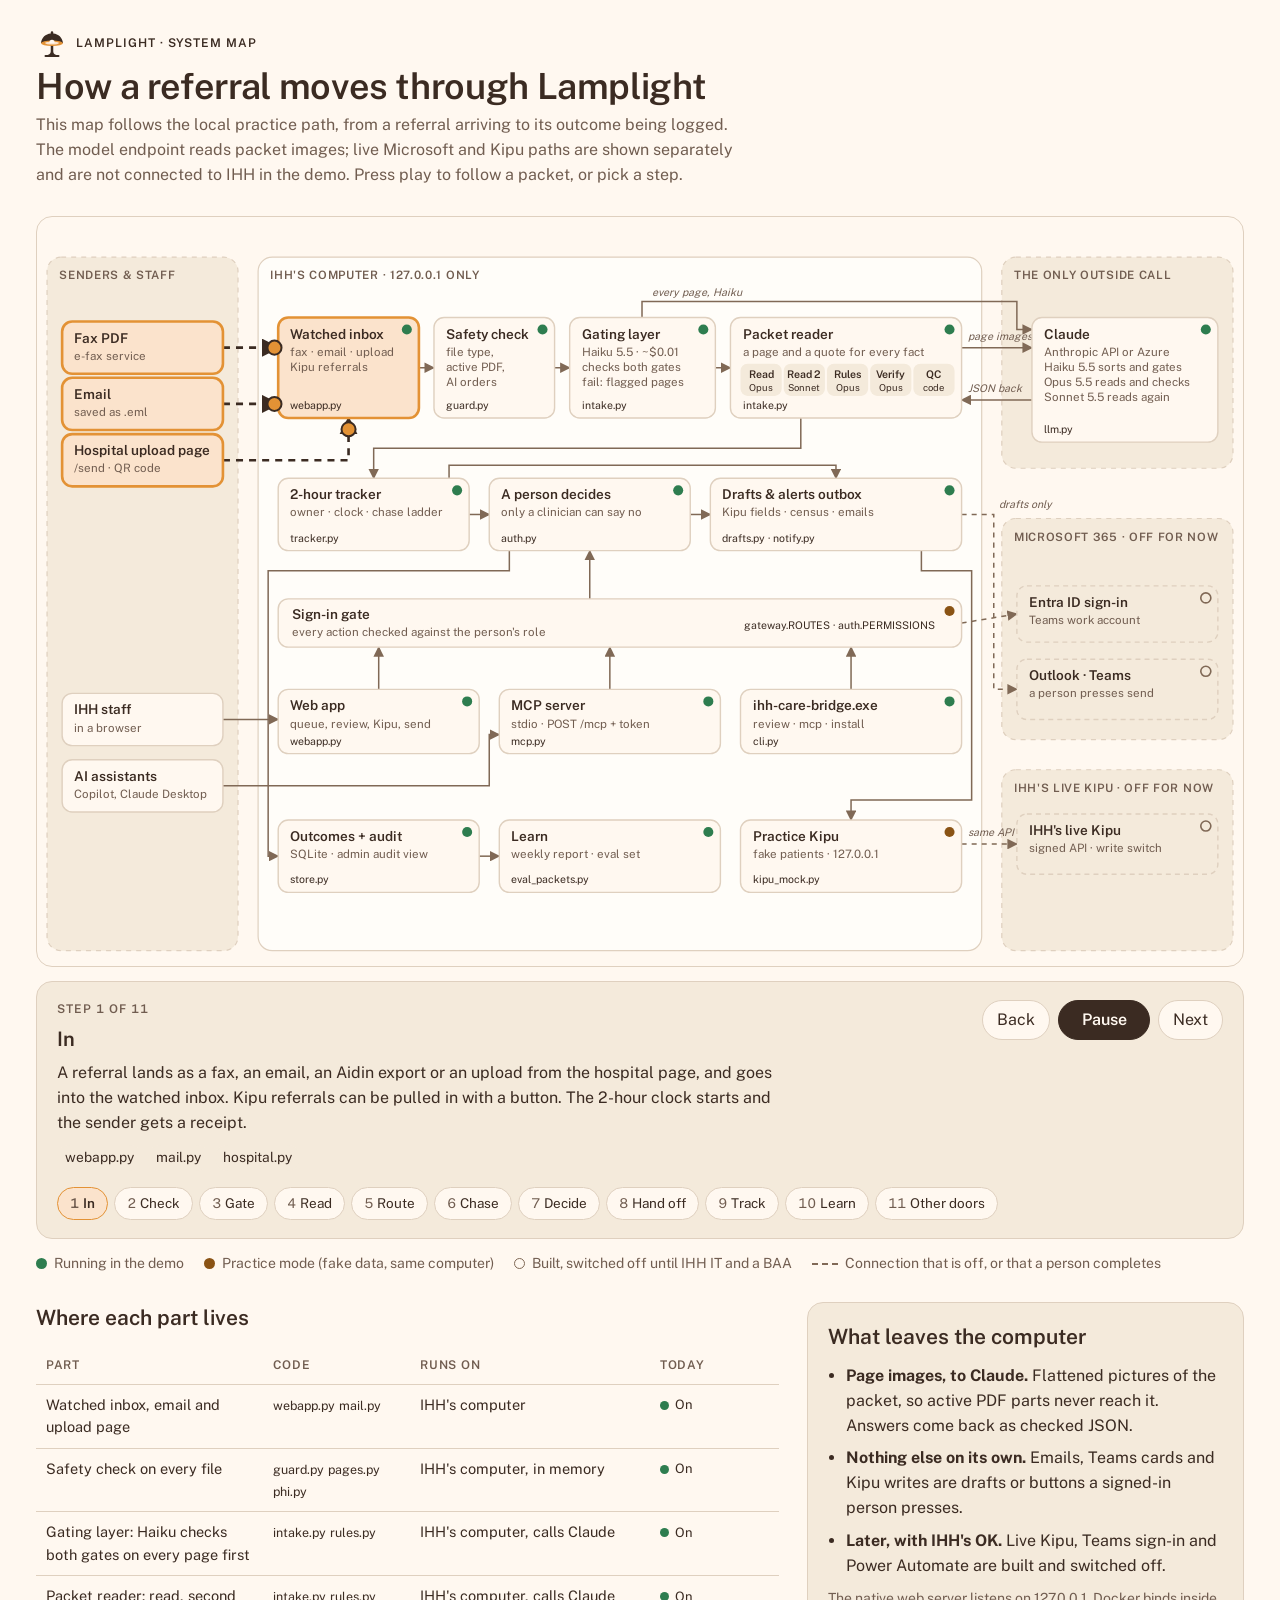
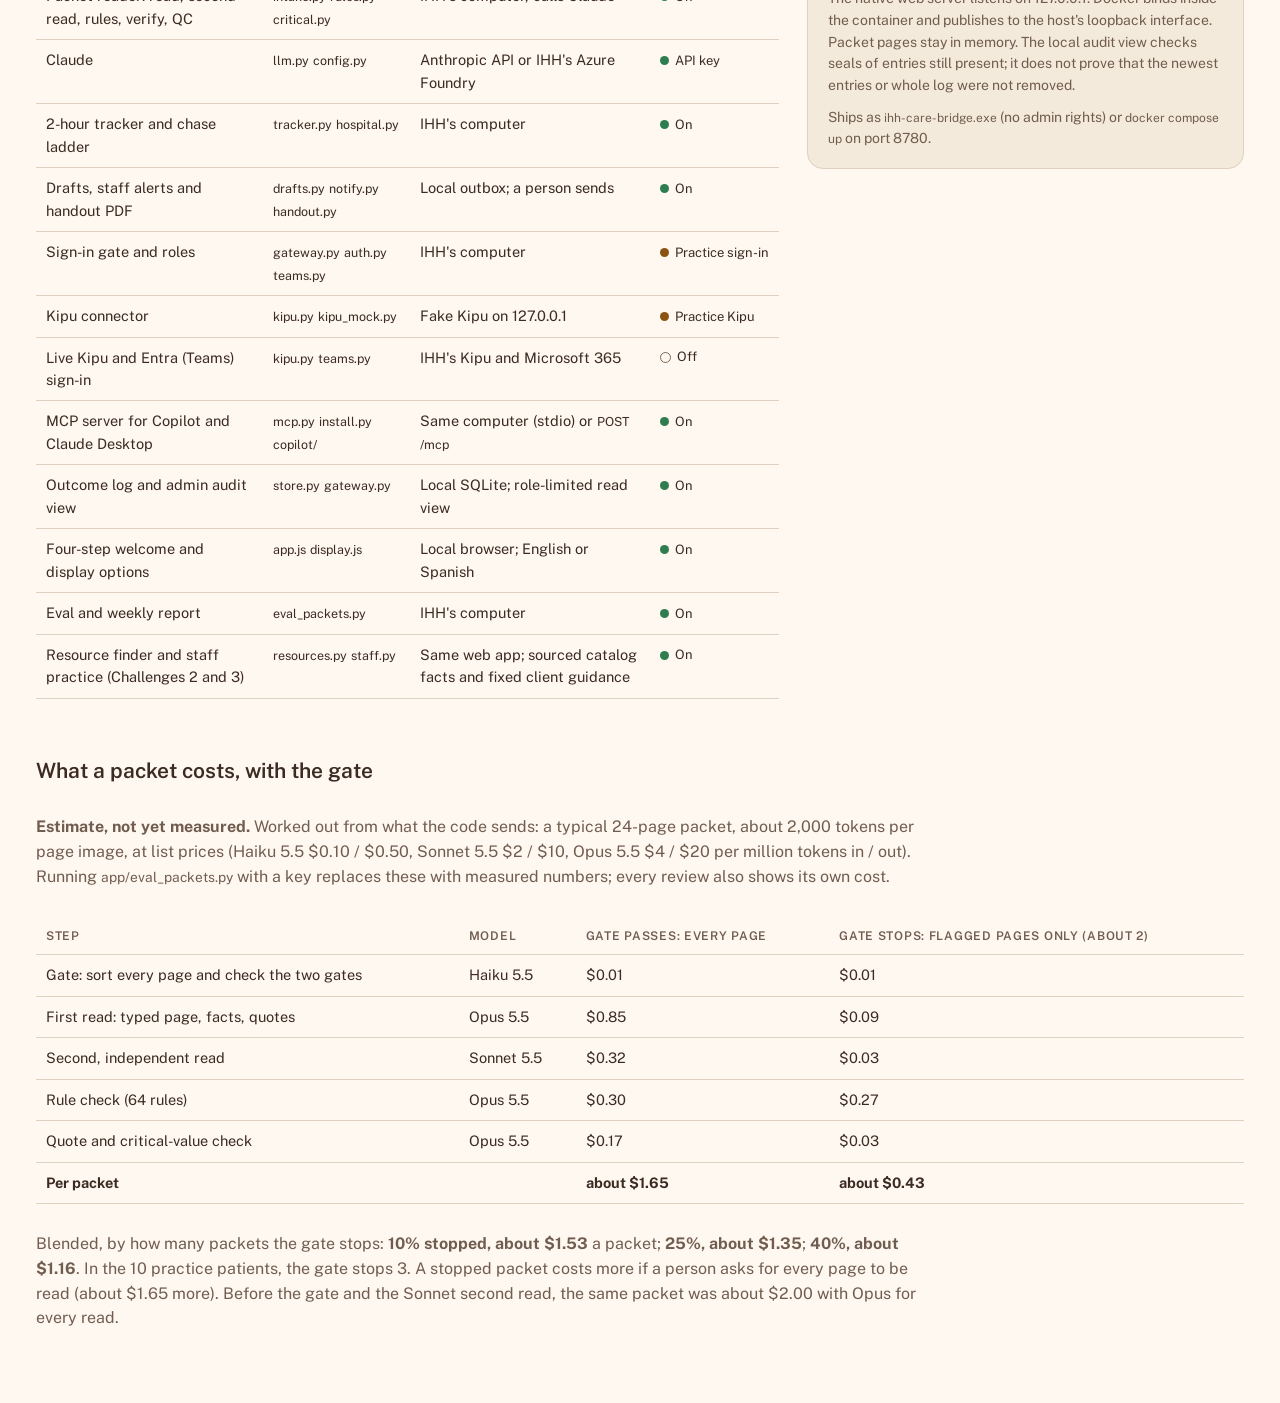
<file: docs/architecture.html>
<!doctype html>
<html lang="en">
<head>
<meta charset="utf-8">
<meta name="viewport" content="width=device-width, initial-scale=1, viewport-fit=cover">
<style>body{margin:0}[hidden]{display:none!important}</style>
<title>Lamplight Architecture</title>
<meta name="claude:viewport-fit-sides" content="cover">
<style>
/* Layout: one wide system map with a play-through of a referral's path, then a "where it lives" table.
   Sam's Lamplight palette and locally bundled Public Sans. */
@font-face { font-family: "Public Sans"; src: url("[data-uri]") format("truetype"); font-weight: 100 900; font-display: swap; }
:root {
  --bg: #fff8f0; --panel: #f4eadb; --ink: #3b2b22; --muted: #715d50; --line: #dfd0bf;
  --brand: #3b2b22; --brand-soft: #f4eadb; --lamp: #e39235; --lamp-soft: #fbe3cc;
  --on: #2e7d4f; --practice: #8a5314; --off: #806956; --zone: #fffdf9; --zone-out: #f4eadb;
  --display: "Public Sans", sans-serif;
  --body: "Public Sans", sans-serif;
  --mono: "Public Sans", sans-serif;
}
@media (prefers-color-scheme: dark) { :root:not([data-theme="light"]) {
  --bg: #211a16; --panel: #2d231d; --ink: #fff2e3; --muted: #cbb6a3; --line: #594639;
  --brand: #f2ba79; --brand-soft: #493323; --lamp: #edaa58; --lamp-soft: #493323;
  --on: #74d39b; --practice: #e5a947; --off: #cbb6a3; --zone: #2d231d; --zone-out: #3a2d25; color-scheme: dark } }
:root[data-theme="dark"] {
  --bg: #211a16; --panel: #2d231d; --ink: #fff2e3; --muted: #cbb6a3; --line: #594639;
  --brand: #f2ba79; --brand-soft: #493323; --lamp: #edaa58; --lamp-soft: #493323;
  --on: #74d39b; --practice: #e5a947; --off: #cbb6a3; --zone: #2d231d; --zone-out: #3a2d25; color-scheme: dark }

* { box-sizing: border-box; }
body { background: var(--bg); color: var(--ink); font-family: var(--body); font-size: 16px; line-height: 1.55; }
.wrap { max-width: 1240px; margin: 0 auto; padding-block: 28px 56px;
  padding-left: max(16px, env(safe-area-inset-left, 0px)); padding-right: max(16px, env(safe-area-inset-right, 0px));
  display: grid; gap: 28px; }
header { display: grid; gap: 6px; max-width: 70ch; }
.eyebrow { font-size: 12px; letter-spacing: .08em; text-transform: uppercase; color: var(--brand); font-weight: 600; }
h1 { font-family: var(--display); font-size: clamp(26px, 4vw, 36px); line-height: 1.15; margin: 0; font-weight: 600; letter-spacing: -.01em; text-wrap: balance; }
h2 { font-family: var(--display); font-size: 21px; margin: 0; font-weight: 600; text-wrap: balance; }
header p { margin: 0; color: var(--muted); }
code, .mono { font-family: var(--mono); font-size: .86em; }

/* ---- map + player ---- */
.stage { display: grid; gap: 14px; }
.mapbox { overflow-x: auto; border: 1px solid var(--line); border-radius: 16px; background: var(--bg); }
svg.map { display: block; width: 100%; min-width: 860px; height: auto; }
.zone rect { fill: var(--zone); stroke: var(--line); stroke-width: 1.2; }
.zone.outside rect { fill: var(--zone-out); stroke-dasharray: 5 5; }
.zone text { fill: var(--muted); font: 600 11.5px var(--body); letter-spacing: .06em; text-transform: uppercase; }
.node rect.box { fill: var(--bg); stroke: var(--line); stroke-width: 1.4; transition: fill .35s, stroke .35s, stroke-width .35s; }
.node.off rect.box { stroke-dasharray: 5 4; fill: var(--zone-out); }
.node .t { fill: var(--ink); font: 600 13.5px var(--body); }
.node .s { fill: var(--muted); font: 11.5px var(--body); }
.node .f { fill: var(--brand); font: 10.5px var(--mono); }
.node.lit rect.box { fill: var(--lamp-soft); stroke: var(--lamp); stroke-width: 2.6; }
.chip rect { fill: var(--brand-soft); stroke: none; }
.chip text { fill: var(--brand); font: 600 11px var(--body); }
.dot.on { fill: var(--on); } .dot.practice { fill: var(--practice); } .dot.off { fill: none; stroke: var(--off); stroke-width: 1.6; }
.edge { fill: none; stroke: var(--off); stroke-width: 1.5; transition: stroke .35s; }
.edge.dashed { stroke-dasharray: 5 5; }
.edge.lit { stroke: var(--brand); stroke-width: 2.6; stroke-dasharray: 7 6; animation: flow 0.9s linear infinite; }
@keyframes flow { to { stroke-dashoffset: -13; } }
.elabel { fill: var(--muted); font: italic 10.5px var(--body); }
marker path { fill: var(--off); }
#arrowLit path { fill: var(--brand); }
.token { fill: var(--lamp); stroke: var(--brand); stroke-width: 2; }

.player { display: grid; grid-template-columns: minmax(0, 1fr) auto; gap: 16px 24px; align-items: start;
  background: var(--panel); border: 1px solid var(--line); border-radius: 16px; padding: 18px 20px; }
.caption { min-width: 0; display: grid; gap: 6px; }
.caption .n { font-size: 12px; letter-spacing: .08em; text-transform: uppercase; color: var(--muted); font-weight: 600; font-variant-numeric: tabular-nums; }
.caption h3 { font-family: var(--display); font-size: 20px; margin: 0; font-weight: 600; }
.caption p { margin: 0; max-width: 72ch; }
.files { display: flex; flex-wrap: wrap; gap: 6px; margin-top: 4px; }
.files code { background: var(--brand-soft); color: var(--brand); padding: 2px 8px; border-radius: 999px; }
.controls { display: flex; gap: 8px; align-items: center; }
button { font: inherit; color: var(--ink); background: var(--bg); border: 1.5px solid var(--line); border-radius: 999px; padding: 7px 14px; cursor: pointer; }
button:hover { border-color: var(--brand); }
button.primary { background: var(--brand); color: var(--bg); border-color: var(--brand); font-weight: 600; min-width: 92px; }
:focus-visible { outline: 3px solid var(--lamp); outline-offset: 2px; }
.steps { grid-column: 1 / -1; display: flex; flex-wrap: wrap; gap: 6px; }
.steps button { font-size: 13.5px; padding: 5px 12px; }
.steps button[aria-current="step"] { background: var(--lamp-soft); border-color: var(--lamp); font-weight: 600; }
.steps button .i { color: var(--muted); font-variant-numeric: tabular-nums; margin-right: 4px; }
.legend { display: flex; flex-wrap: wrap; gap: 8px 20px; font-size: 14px; color: var(--muted); }
.legend span { display: inline-flex; align-items: center; gap: 7px; }
.legend i { width: 11px; height: 11px; border-radius: 50%; display: inline-block; }
.legend .on { background: var(--on); } .legend .practice { background: var(--practice); }
.legend .off { border: 1.6px solid var(--off); }
.legend .lnk { width: 26px; height: 0; border-radius: 0; border-top: 2px dashed var(--off); }

/* ---- below the map ---- */
.two { display: grid; grid-template-columns: minmax(0, 1.7fr) minmax(0, 1fr); gap: 28px; align-items: start; }
section { display: grid; gap: 12px; min-width: 0; }
.tablebox { overflow-x: auto; }
.cost { margin-top: 28px; }
.cost p { color: var(--muted); max-width: 900px; }
table { border-collapse: collapse; width: 100%; font-size: 14.5px; }
th, td { text-align: left; padding: 9px 10px; border-bottom: 1px solid var(--line); vertical-align: top; }
th { font-size: 12px; letter-spacing: .06em; text-transform: uppercase; color: var(--muted); font-weight: 600; }
td code { color: var(--brand); }
.pill { display: inline-flex; align-items: center; gap: 6px; white-space: nowrap; font-size: 13px; }
.pill::before { content: ""; width: 9px; height: 9px; border-radius: 50%; }
.pill.on::before { background: var(--on); } .pill.practice::before { background: var(--practice); }
.pill.off::before { border: 1.5px solid var(--off); }
.leaves { background: var(--panel); border: 1px solid var(--line); border-radius: 16px; padding: 18px 20px; display: grid; gap: 10px; }
.leaves ul { margin: 0; padding-left: 18px; display: grid; gap: 8px; }
.leaves p { margin: 0; color: var(--muted); font-size: 14px; }
@media (max-width: 820px) { .two { grid-template-columns: 1fr; } .player { grid-template-columns: 1fr; } }
@media (prefers-reduced-motion: reduce) { .edge.lit { animation: none; stroke-dasharray: none; } }
</style>

<div class="wrap">
  <header>
    <div class="eyebrow"><img src="[data-uri]" width="32" height="32" alt="" style="vertical-align:middle;margin-right:8px">Lamplight · system map</div>
    <h1>How a referral moves through Lamplight</h1>
    <p>This map follows the local practice path, from a referral arriving to its outcome being logged. The model endpoint reads packet images; live Microsoft and Kipu paths are shown separately and are not connected to IHH in the demo. Press play to follow a packet, or pick a step.</p>
  </header>

  <div class="stage">
    <div class="mapbox"><svg class="map" id="map" viewBox="0 0 1200 745" role="img" aria-labelledby="mapTitle">
      <title id="mapTitle">Lamplight architecture: senders on the left, the app on IHH's computer in the middle, Claude and switched-off Microsoft and Kipu connections on the right.</title>
      <defs>
        <marker id="arrow" viewBox="0 0 10 10" refX="9" refY="5" markerWidth="7" markerHeight="7" orient="auto-start-reverse"><path d="M0,0 L10,5 L0,10 z"/></marker>
        <marker id="arrowLit" viewBox="0 0 10 10" refX="9" refY="5" markerWidth="7" markerHeight="7" orient="auto-start-reverse"><path d="M0,0 L10,5 L0,10 z"/></marker>
      </defs>
      <g id="zones"></g><g id="edges"></g><g id="nodes"></g><g id="tokens"></g>
    </svg></div>

    <div class="player">
      <div class="caption" aria-live="polite">
        <div class="n" id="capN">Step 1 of 11</div>
        <h3 id="capT">In</h3>
        <p id="capB"></p>
        <div class="files" id="capF"></div>
      </div>
      <div class="controls">
        <button id="prev" aria-label="Previous step">Back</button>
        <button id="play" class="primary">Pause</button>
        <button id="next" aria-label="Next step">Next</button>
      </div>
      <div class="steps" id="steps" role="group" aria-label="Steps"></div>
    </div>

    <div class="legend">
      <span><i class="on"></i>Running in the demo</span>
      <span><i class="practice"></i>Practice mode (fake data, same computer)</span>
      <span><i class="off"></i>Built, switched off until IHH IT and a BAA</span>
      <span><i class="lnk"></i>Connection that is off, or that a person completes</span>
    </div>
  </div>

  <div class="two">
    <section>
      <h2>Where each part lives</h2>
      <div class="tablebox"><table>
        <thead><tr><th>Part</th><th>Code</th><th>Runs on</th><th>Today</th></tr></thead>
        <tbody>
          <tr><td>Watched inbox, email and upload page</td><td><code>webapp.py</code> <code>mail.py</code></td><td>IHH's computer</td><td><span class="pill on">On</span></td></tr>
          <tr><td>Safety check on every file</td><td><code>guard.py</code> <code>pages.py</code> <code>phi.py</code></td><td>IHH's computer, in memory</td><td><span class="pill on">On</span></td></tr>
          <tr><td>Gating layer: Haiku checks both gates on every page first</td><td><code>intake.py</code> <code>rules.py</code></td><td>IHH's computer, calls Claude</td><td><span class="pill on">On</span></td></tr>
          <tr><td>Packet reader: read, second read, rules, verify, QC</td><td><code>intake.py</code> <code>rules.py</code> <code>critical.py</code></td><td>IHH's computer, calls Claude</td><td><span class="pill on">On</span></td></tr>
          <tr><td>Claude</td><td><code>llm.py</code> <code>config.py</code></td><td>Anthropic API or IHH's Azure Foundry</td><td><span class="pill on">API key</span></td></tr>
          <tr><td>2-hour tracker and chase ladder</td><td><code>tracker.py</code> <code>hospital.py</code></td><td>IHH's computer</td><td><span class="pill on">On</span></td></tr>
          <tr><td>Drafts, staff alerts and handout PDF</td><td><code>drafts.py</code> <code>notify.py</code> <code>handout.py</code></td><td>Local outbox; a person sends</td><td><span class="pill on">On</span></td></tr>
          <tr><td>Sign-in gate and roles</td><td><code>gateway.py</code> <code>auth.py</code> <code>teams.py</code></td><td>IHH's computer</td><td><span class="pill practice">Practice sign-in</span></td></tr>
          <tr><td>Kipu connector</td><td><code>kipu.py</code> <code>kipu_mock.py</code></td><td>Fake Kipu on 127.0.0.1</td><td><span class="pill practice">Practice Kipu</span></td></tr>
          <tr><td>Live Kipu and Entra (Teams) sign-in</td><td><code>kipu.py</code> <code>teams.py</code></td><td>IHH's Kipu and Microsoft 365</td><td><span class="pill off">Off</span></td></tr>
          <tr><td>MCP server for Copilot and Claude Desktop</td><td><code>mcp.py</code> <code>install.py</code> <code>copilot/</code></td><td>Same computer (stdio) or <code>POST /mcp</code></td><td><span class="pill on">On</span></td></tr>
          <tr><td>Outcome log and admin audit view</td><td><code>store.py</code> <code>gateway.py</code></td><td>Local SQLite; role-limited read view</td><td><span class="pill on">On</span></td></tr>
          <tr><td>Four-step welcome and display options</td><td><code>app.js</code> <code>display.js</code></td><td>Local browser; English or Spanish</td><td><span class="pill on">On</span></td></tr>
          <tr><td>Eval and weekly report</td><td><code>eval_packets.py</code></td><td>IHH's computer</td><td><span class="pill on">On</span></td></tr>
          <tr><td>Resource finder and staff practice (Challenges 2 and 3)</td><td><code>resources.py</code> <code>staff.py</code></td><td>Same web app; sourced catalog facts and fixed client guidance</td><td><span class="pill on">On</span></td></tr>
        </tbody>
      </table></div>
    </section>

    <aside class="leaves">
      <h2>What leaves the computer</h2>
      <ul>
        <li><strong>Page images, to Claude.</strong> Flattened pictures of the packet, so active PDF parts never reach it. Answers come back as checked JSON.</li>
        <li><strong>Nothing else on its own.</strong> Emails, Teams cards and Kipu writes are drafts or buttons a signed-in person presses.</li>
        <li><strong>Later, with IHH's OK.</strong> Live Kipu, Teams sign-in and Power Automate are built and switched off.</li>
      </ul>
      <p>The native web server listens on 127.0.0.1. Docker binds inside the container and publishes to the host's loopback interface. Packet pages stay in memory. The local audit view checks seals of entries still present; it does not prove that the newest entries or whole log were not removed.</p>
      <p>Ships as <code>ihh-care-bridge.exe</code> (no admin rights) or <code>docker compose up</code> on port 8780.</p>
    </aside>
  </div>

  <section class="cost">
    <h2>What a packet costs, with the gate</h2>
    <p><strong>Estimate, not yet measured.</strong> Worked out from what the code sends: a typical 24-page packet, about 2,000 tokens per page image, at list prices (Haiku 5.5 $0.10 / $0.50, Sonnet 5.5 $2 / $10, Opus 5.5 $4 / $20 per million tokens in / out). Running <code>app/eval_packets.py</code> with a key replaces these with measured numbers; every review also shows its own cost.</p>
    <div class="tablebox"><table>
      <thead><tr><th>Step</th><th>Model</th><th>Gate passes: every page</th><th>Gate stops: flagged pages only (about 2)</th></tr></thead>
      <tbody>
        <tr><td>Gate: sort every page and check the two gates</td><td>Haiku 5.5</td><td>$0.01</td><td>$0.01</td></tr>
        <tr><td>First read: typed page, facts, quotes</td><td>Opus 5.5</td><td>$0.85</td><td>$0.09</td></tr>
        <tr><td>Second, independent read</td><td>Sonnet 5.5</td><td>$0.32</td><td>$0.03</td></tr>
        <tr><td>Rule check (64 rules)</td><td>Opus 5.5</td><td>$0.30</td><td>$0.27</td></tr>
        <tr><td>Quote and critical-value check</td><td>Opus 5.5</td><td>$0.17</td><td>$0.03</td></tr>
        <tr><td><strong>Per packet</strong></td><td></td><td><strong>about $1.65</strong></td><td><strong>about $0.43</strong></td></tr>
      </tbody>
    </table></div>
    <p>Blended, by how many packets the gate stops: <strong>10% stopped, about $1.53</strong> a packet; <strong>25%, about $1.35</strong>; <strong>40%, about $1.16</strong>. In the 10 practice patients, the gate stops 3. A stopped packet costs more if a person asks for every page to be read (about $1.65 more). Before the gate and the Sonnet second read, the same packet was about $2.00 with Opus for every read.</p>
  </section>
</div>

<script>
(() => {
const NS = "http://www.w3.org/2000/svg";
const $ = id => document.getElementById(id);
const el = (tag, attrs, parent) => { const e = document.createElementNS(NS, tag); for (const k in attrs) e.setAttribute(k, attrs[k]); if (parent) parent.appendChild(e); return e; };

const zones = [
  [10, 40, 190, 690, "Senders & staff", true],
  [220, 40, 720, 690, "IHH's computer · 127.0.0.1 only", false],
  [960, 40, 230, 210, "The only outside call", true],
  [960, 300, 230, 220, "Microsoft 365 · off for now", true],
  [960, 550, 230, 180, "IHH's live Kipu · off for now", true],
];

// id: [x, y, w, h, title, sub lines, status, file]
const nodes = {
  fax:     [25, 104, 160, 52, "Fax PDF", ["e-fax service"], ""],
  email:   [25, 160, 160, 52, "Email", ["saved as .eml"], ""],
  upload:  [25, 216, 160, 52, "Hospital upload page", ["/send · QR code"], ""],
  staff:   [25, 474, 160, 52, "IHH staff", ["in a browser"], ""],
  copilot: [25, 540, 160, 52, "AI assistants", ["Copilot, Claude Desktop"], ""],
  inbox:   [240, 100, 140, 100, "Watched inbox", ["fax · email · upload", "Kipu referrals"], "on", "webapp.py"],
  guard:   [395, 100, 120, 100, "Safety check", ["file type,", "active PDF,", "AI orders"], "on", "guard.py"],
  gate:    [530, 100, 145, 100, "Gating layer", ["Haiku 5.5 · ~$0.01", "checks both gates", "fail: flagged pages"], "on", "intake.py"],
  reader:  [690, 100, 230, 100, "Packet reader", [], "on", "intake.py"],
  tracker: [240, 260, 190, 72, "2-hour tracker", ["owner · clock · chase ladder"], "on", "tracker.py"],
  decide:  [450, 260, 200, 72, "A person decides", ["only a clinician can say no"], "on", "auth.py"],
  handoff: [670, 260, 250, 72, "Drafts & alerts outbox", ["Kipu fields · census · emails"], "on", "drafts.py · notify.py"],
  gateway: [240, 380, 680, 48, "Sign-in gate", ["every action checked against the person's role"], "practice", "gateway.ROUTES · auth.PERMISSIONS"],
  webapp:  [240, 470, 200, 64, "Web app", ["queue, review, Kipu, send"], "on", "webapp.py"],
  mcp:     [460, 470, 220, 64, "MCP server", ["stdio · POST /mcp + token"], "on", "mcp.py"],
  cli:     [700, 470, 220, 64, "ihh-care-bridge.exe", ["review · mcp · install"], "on", "cli.py"],
  store:   [240, 600, 200, 72, "Outcomes + audit", ["SQLite · admin audit view"], "on", "store.py"],
  learn:   [460, 600, 220, 72, "Learn", ["weekly report · eval set"], "on", "eval_packets.py"],
  kipuP:   [700, 600, 220, 72, "Practice Kipu", ["fake patients · 127.0.0.1"], "practice", "kipu_mock.py"],
  claude:  [990, 100, 185, 124, "Claude", ["Anthropic API or Azure", "Haiku 5.5 sorts and gates", "Opus 5.5 reads and checks", "Sonnet 5.5 reads again"], "on", "llm.py"],
  entra:   [975, 367, 200, 56, "Entra ID sign-in", ["Teams work account"], "off"],
  m365:    [975, 440, 200, 60, "Outlook · Teams", ["a person presses send"], "off"],
  kipuL:   [975, 594, 200, 60, "IHH's live Kipu", ["signed API · write switch"], "off"],
};

// id: [points, dashed, label, labelAt]
const edges = {
  e_fax:    [[[185,130],[240,130]]],
  e_email:  [[[185,186],[240,186]]],
  e_upload: [[[185,242],[310,242],[310,200]]],
  e_ig:     [[[380,150],[395,150]]],
  e_gr:     [[[515,150],[530,150]]],
  e_gt:     [[[675,150],[690,150]]],
  e_gc:     [[[602,100],[602,84],[975,84],[975,112],[990,112]], false, "every page, Haiku", [612,79]],
  e_rc:     [[[920,130],[990,130]], false, "page images", [926,122]],
  e_cr:     [[[990,182],[920,182]], false, "JSON back", [926,174]],
  e_rt:     [[[760,200],[760,230],[335,230],[335,260]]],
  e_th:     [[[410,260],[410,247],[795,247],[795,260]]],
  e_td:     [[[430,296],[450,296]]],
  e_dh:     [[[650,296],[670,296]]],
  e_hm:     [[[920,296],[952,296],[952,470],[975,470]], true, "drafts only", [957,290]],
  e_ge:     [[[920,404],[975,395]], true],
  e_sw:     [[[185,500],[240,500]]],
  e_cm:     [[[185,566],[450,566],[450,515],[460,515]]],
  e_wg:     [[[340,470],[340,428]]],
  e_mg:     [[[570,470],[570,428]]],
  e_cg:     [[[810,470],[810,428]]],
  e_gd:     [[[550,380],[550,332]]],
  e_ds:     [[[470,332],[470,352],[230,352],[230,636],[240,636]]],
  e_hk:     [[[880,332],[880,352],[930,352],[930,580],[810,580],[810,600]]],
  e_sl:     [[[440,636],[460,636]]],
  e_kl:     [[[920,624],[975,624]], true, "same API", [926,616]],
};

const steps = [
  { t: "In", nodes: ["fax","email","upload","inbox"], paths: [["e_fax"],["e_email"],["e_upload"]],
    b: "A referral lands as a fax, an email, an Aidin export or an upload from the hospital page, and goes into the watched inbox. Kipu referrals can be pulled in with a button. The 2-hour clock starts and the sender gets a receipt.",
    f: ["webapp.py", "mail.py", "hospital.py"] },
  { t: "Check", nodes: ["inbox","guard"], paths: [["e_ig"]],
    b: "Before anything reads the file, plain code checks it: the real file type, size, active PDF parts, and text that tries to give an AI orders. Anything odd puts the referral on a security hold for a person.",
    f: ["guard.py", "pages.py"] },
  { t: "Gate", nodes: ["guard","gate","claude"], paths: [["e_gr","e_gc"]],
    b: "The gating layer. Haiku, the cheapest model, sorts every page and checks the two things IHH can't work around: can the person take care of themselves, and are they calm and safe. If a page clearly fails one, only the flagged pages get the full read, and the referral goes straight to the clinical line with the page and the exact words. Haiku never says no: only the clinical line can, and a person can ask for the full read at any time. If nothing fails, every page goes on to the full read.",
    f: ["intake.py", "llm.py", "rules.py"] },
  { t: "Read", nodes: ["gate","reader","claude"], paths: [["e_gt","e_rc","e_cr"]],
    b: "Claude gets flattened page images. Opus reads them, and Sonnet reads them again on its own. Code compares the numbers and requires quotes to match the transcript without changing words, numbers or units. An image pass checks cited evidence and critical-value lines. Missing reads, disagreements or unconfirmed values go to a person. This does not guarantee that every reading error is caught.",
    f: ["intake.py", "llm.py", "rules.py", "critical.py"] },
  { t: "Route", nodes: ["reader","tracker"], paths: [["e_rt"]],
    b: "The referral becomes a card with an owner and a clock. A likely no goes to the clinical reviewer at the same time. The tracker never decides to beat the clock.",
    f: ["tracker.py"] },
  { t: "Chase", nodes: ["tracker","handoff","m365"], paths: [["e_th","e_hm"]],
    b: "Missing papers are drafted to the case manager right away, with reminders while they wait and a chase ladder if they go quiet. Every message sits in the outbox until a person sends it.",
    f: ["drafts.py", "notify.py", "hospital.py"] },
  { t: "Decide", nodes: ["staff","webapp","gateway","decide"], paths: [["e_sw","e_wg","e_gd"]],
    b: "A signed-in person makes the call. The server checks their role on every action, not what the screen shows. Only the clinical role can say no. Sign-in is the practice picker today and Teams sign-in once IT turns it on.",
    f: ["gateway.py", "auth.py", "teams.py"] },
  { t: "Hand off", nodes: ["decide","handoff","kipuP"], paths: [["e_dh","e_hk"]],
    b: "The Kipu fields, census row and ops email are drafted in one click. Kipu writes (make chart, file packet, intake note) happen only when a person presses the button, and only to the practice Kipu today.",
    f: ["drafts.py", "kipu.py", "kipu_mock.py"] },
  { t: "Track", nodes: ["decide","store"], paths: [["e_ds"]],
    b: "The outcome goes into the local log. An admin can review who did what and when, including AI stages. The app offers no edit/delete action. Seal checks cover entries still present and cannot detect deletion of the newest entries or whole log; IT must protect and back up the files.",
    f: ["store.py", "gateway.py"] },
  { t: "Learn", nodes: ["store","learn","reader"], paths: [["e_sl"]],
    b: "Overrides, withdrawal reasons and missed clocks feed a weekly report and the eval set, so IHH can re-test the reader on its own past referrals, on its own machine. Then the loop starts again.",
    f: ["eval_packets.py", "store.py"] },
  { t: "Other doors", nodes: ["copilot","mcp","cli","gateway"], paths: [["e_cm","e_mg"]],
    b: "The same app works from Copilot in VS Code and Claude Desktop through the MCP server on the same computer. An agent calling over the network needs a personal token from a signed-in person, and follows that person's role.",
    f: ["mcp.py", "install.py", "cli.py"] },
];

// ---- draw ----
const gZ = $("zones"), gE = $("edges"), gN = $("nodes"), gT = $("tokens");
for (const [x, y, w, h, label, outside] of zones) {
  const g = el("g", { class: "zone" + (outside ? " outside" : "") }, gZ);
  el("rect", { x, y, width: w, height: h, rx: 14 }, g);
  el("text", { x: x + 12, y: y + 22 }, g).textContent = label;
}
const edgeEls = {};
for (const id in edges) {
  const [pts, dashed, label, at] = edges[id];
  const p = el("path", { d: "M" + pts.map(q => q.join(",")).join(" L"), class: "edge" + (dashed ? " dashed" : ""), "marker-end": "url(#arrow)" }, gE);
  edgeEls[id] = p;
  if (label) el("text", { x: at[0], y: at[1], class: "elabel" }, gE).textContent = label;
}
const nodeEls = {};
for (const id in nodes) {
  const [x, y, w, h, title, sub, status, file] = nodes[id];
  const g = el("g", { class: "node" + (status === "off" ? " off" : "") }, gN);
  nodeEls[id] = g;
  el("rect", { x, y, width: w, height: h, rx: 10, class: "box" }, g);
  if (status) el("circle", { cx: x + w - 12, cy: y + 12, r: 5, class: "dot " + status }, g);
  if (id === "gateway") {
    el("text", { x: x + 14, y: y + 20, class: "t" }, g).textContent = title;
    el("text", { x: x + 14, y: y + 37, class: "s" }, g).textContent = sub[0];
    el("text", { x: x + w - 26, y: y + 30, class: "f", "text-anchor": "end" }, g).textContent = file;
    continue;
  }
  el("text", { x: x + 12, y: y + 21, class: "t" }, g).textContent = title;
  sub.forEach((s, i) => { el("text", { x: x + 12, y: y + 38 + i * 15, class: "s" }, g).textContent = s; });
  if (id === "reader") {
    el("text", { x: x + 12, y: y + 38, class: "s" }, g).textContent = "a page and a quote for every fact";
    const stages = [["Read", "Opus"], ["Read 2", "Sonnet"], ["Rules", "Opus"], ["Verify", "Opus"], ["QC", "code"]];
    stages.forEach(([s, who], i) => {
      const cx = x + 10 + i * 43; // five chips fit the 230px box, clear of the file name
      const c = el("g", { class: "chip" }, g);
      el("rect", { x: cx, y: y + 46, width: 41, height: 32, rx: 7 }, c);
      el("text", { x: cx + 20.5, y: y + 60, "text-anchor": "middle", style: "font-size:10.5px" }, c).textContent = s;
      const t2 = el("text", { x: cx + 20.5, y: y + 73, "text-anchor": "middle", style: "font-weight:400;font-size:9.5px" }, c);
      t2.textContent = who;
    });
  }
  if (file) el("text", { x: x + 12, y: y + h - 9, class: "f" }, g).textContent = file;
}

// ---- play-through ----
const reduce = matchMedia("(prefers-reduced-motion: reduce)").matches;
const TRAVEL = reduce ? 1 : 1900, DWELL = 3600;
let cur = 0, playing = !reduce, start = 0, raf = 0, tokens = [];

const stepsBox = $("steps");
const stepBtns = steps.map((s, i) => {
  const b = document.createElement("button");
  b.innerHTML = `<span class="i">${i + 1}</span>${s.t}`;
  b.addEventListener("click", () => { go(i); });
  stepsBox.appendChild(b);
  return b;
});

function polyline(ids) {
  const pts = [];
  ids.forEach(id => edges[id][0].forEach(p => pts.push(p)));
  const lens = []; let total = 0;
  for (let i = 1; i < pts.length; i++) { const d = Math.hypot(pts[i][0] - pts[i-1][0], pts[i][1] - pts[i-1][1]); lens.push(d); total += d; }
  return { pts, lens, total };
}
function at(pl, t) {
  let d = t * pl.total;
  for (let i = 0; i < pl.lens.length; i++) {
    if (d <= pl.lens[i] || i === pl.lens.length - 1) {
      const f = pl.lens[i] ? Math.min(1, d / pl.lens[i]) : 1, a = pl.pts[i], b = pl.pts[i + 1];
      return [a[0] + (b[0] - a[0]) * f, a[1] + (b[1] - a[1]) * f];
    }
    d -= pl.lens[i];
  }
  return pl.pts[pl.pts.length - 1];
}
const ease = t => t < .5 ? 2 * t * t : 1 - Math.pow(-2 * t + 2, 2) / 2;

function show(i) {
  const s = steps[i];
  for (const id in nodeEls) nodeEls[id].classList.toggle("lit", s.nodes.includes(id));
  const litEdges = s.paths.flat();
  for (const id in edgeEls) {
    const on = litEdges.includes(id);
    edgeEls[id].classList.toggle("lit", on);
    edgeEls[id].setAttribute("marker-end", on ? "url(#arrowLit)" : "url(#arrow)");
  }
  gT.innerHTML = "";
  tokens = s.paths.map(p => ({ pl: polyline(p), c: el("circle", { r: 7, class: "token" }, gT) }));
  $("capN").textContent = `Step ${i + 1} of ${steps.length}`;
  $("capT").textContent = s.t;
  $("capB").textContent = s.b;
  $("capF").innerHTML = s.f.map(f => `<code>${f}</code>`).join("");
  stepBtns.forEach((b, j) => j === i ? b.setAttribute("aria-current", "step") : b.removeAttribute("aria-current"));
}
function place(t) { tokens.forEach(k => { const [x, y] = at(k.pl, ease(t)); k.c.setAttribute("cx", x); k.c.setAttribute("cy", y); }); }

function frame(now) {
  const el2 = now - start;
  place(Math.min(1, el2 / TRAVEL));
  if (playing && el2 > TRAVEL + DWELL) { cur = (cur + 1) % steps.length; show(cur); start = now; }
  if (playing || el2 < TRAVEL) raf = requestAnimationFrame(frame);
}
function go(i) {
  cur = (i + steps.length) % steps.length;
  show(cur);
  cancelAnimationFrame(raf);
  start = performance.now();
  raf = requestAnimationFrame(frame);
}
function setPlaying(p) {
  playing = p;
  $("play").textContent = p ? "Pause" : "Play";
  if (p) { cancelAnimationFrame(raf); start = performance.now() - TRAVEL; raf = requestAnimationFrame(frame); }
}
$("play").addEventListener("click", () => setPlaying(!playing));
$("prev").addEventListener("click", () => go(cur - 1));
$("next").addEventListener("click", () => go(cur + 1));

$("play").textContent = playing ? "Pause" : "Play";
go(0);
})();
</script>

</html>

<pre hidden data-license="Public Sans SIL Open Font License">Copyright 2015 The Public Sans Project Authors (https://github.com/uswds/public-sans)

This Font Software is licensed under the SIL Open Font License, Version 1.1.
This license is copied below, and is also available with a FAQ at:
https://scripts.sil.org/OFL


-----------------------------------------------------------
SIL OPEN FONT LICENSE Version 1.1 - 26 February 2007
-----------------------------------------------------------

PREAMBLE
The goals of the Open Font License (OFL) are to stimulate worldwide
development of collaborative font projects, to support the font creation
efforts of academic and linguistic communities, and to provide a free and
open framework in which fonts may be shared and improved in partnership
with others.

The OFL allows the licensed fonts to be used, studied, modified and
redistributed freely as long as they are not sold by themselves. The
fonts, including any derivative works, can be bundled, embedded,
redistributed and/or sold with any software provided that any reserved
names are not used by derivative works. The fonts and derivatives,
however, cannot be released under any other type of license. The
requirement for fonts to remain under this license does not apply
to any document created using the fonts or their derivatives.

DEFINITIONS
&quot;Font Software&quot; refers to the set of files released by the Copyright
Holder(s) under this license and clearly marked as such. This may
include source files, build scripts and documentation.

&quot;Reserved Font Name&quot; refers to any names specified as such after the
copyright statement(s).

&quot;Original Version&quot; refers to the collection of Font Software components as
distributed by the Copyright Holder(s).

&quot;Modified Version&quot; refers to any derivative made by adding to, deleting,
or substituting -- in part or in whole -- any of the components of the
Original Version, by changing formats or by porting the Font Software to a
new environment.

&quot;Author&quot; refers to any designer, engineer, programmer, technical
writer or other person who contributed to the Font Software.

PERMISSION &amp; CONDITIONS
Permission is hereby granted, free of charge, to any person obtaining
a copy of the Font Software, to use, study, copy, merge, embed, modify,
redistribute, and sell modified and unmodified copies of the Font
Software, subject to the following conditions:

1) Neither the Font Software nor any of its individual components,
in Original or Modified Versions, may be sold by itself.

2) Original or Modified Versions of the Font Software may be bundled,
redistributed and/or sold with any software, provided that each copy
contains the above copyright notice and this license. These can be
included either as stand-alone text files, human-readable headers or
in the appropriate machine-readable metadata fields within text or
binary files as long as those fields can be easily viewed by the user.

3) No Modified Version of the Font Software may use the Reserved Font
Name(s) unless explicit written permission is granted by the corresponding
Copyright Holder. This restriction only applies to the primary font name as
presented to the users.

4) The name(s) of the Copyright Holder(s) or the Author(s) of the Font
Software shall not be used to promote, endorse or advertise any
Modified Version, except to acknowledge the contribution(s) of the
Copyright Holder(s) and the Author(s) or with their explicit written
permission.

5) The Font Software, modified or unmodified, in part or in whole,
must be distributed entirely under this license, and must not be
distributed under any other license. The requirement for fonts to
remain under this license does not apply to any document created
using the Font Software.

TERMINATION
This license becomes null and void if any of the above conditions are
not met.

DISCLAIMER
THE FONT SOFTWARE IS PROVIDED &quot;AS IS&quot;, WITHOUT WARRANTY OF ANY KIND,
EXPRESS OR IMPLIED, INCLUDING BUT NOT LIMITED TO ANY WARRANTIES OF
MERCHANTABILITY, FITNESS FOR A PARTICULAR PURPOSE AND NONINFRINGEMENT
OF COPYRIGHT, PATENT, TRADEMARK, OR OTHER RIGHT. IN NO EVENT SHALL THE
COPYRIGHT HOLDER BE LIABLE FOR ANY CLAIM, DAMAGES OR OTHER LIABILITY,
INCLUDING ANY GENERAL, SPECIAL, INDIRECT, INCIDENTAL, OR CONSEQUENTIAL
DAMAGES, WHETHER IN AN ACTION OF CONTRACT, TORT OR OTHERWISE, ARISING
FROM, OUT OF THE USE OR INABILITY TO USE THE FONT SOFTWARE OR FROM
OTHER DEALINGS IN THE FONT SOFTWARE.
</pre>
</file>
